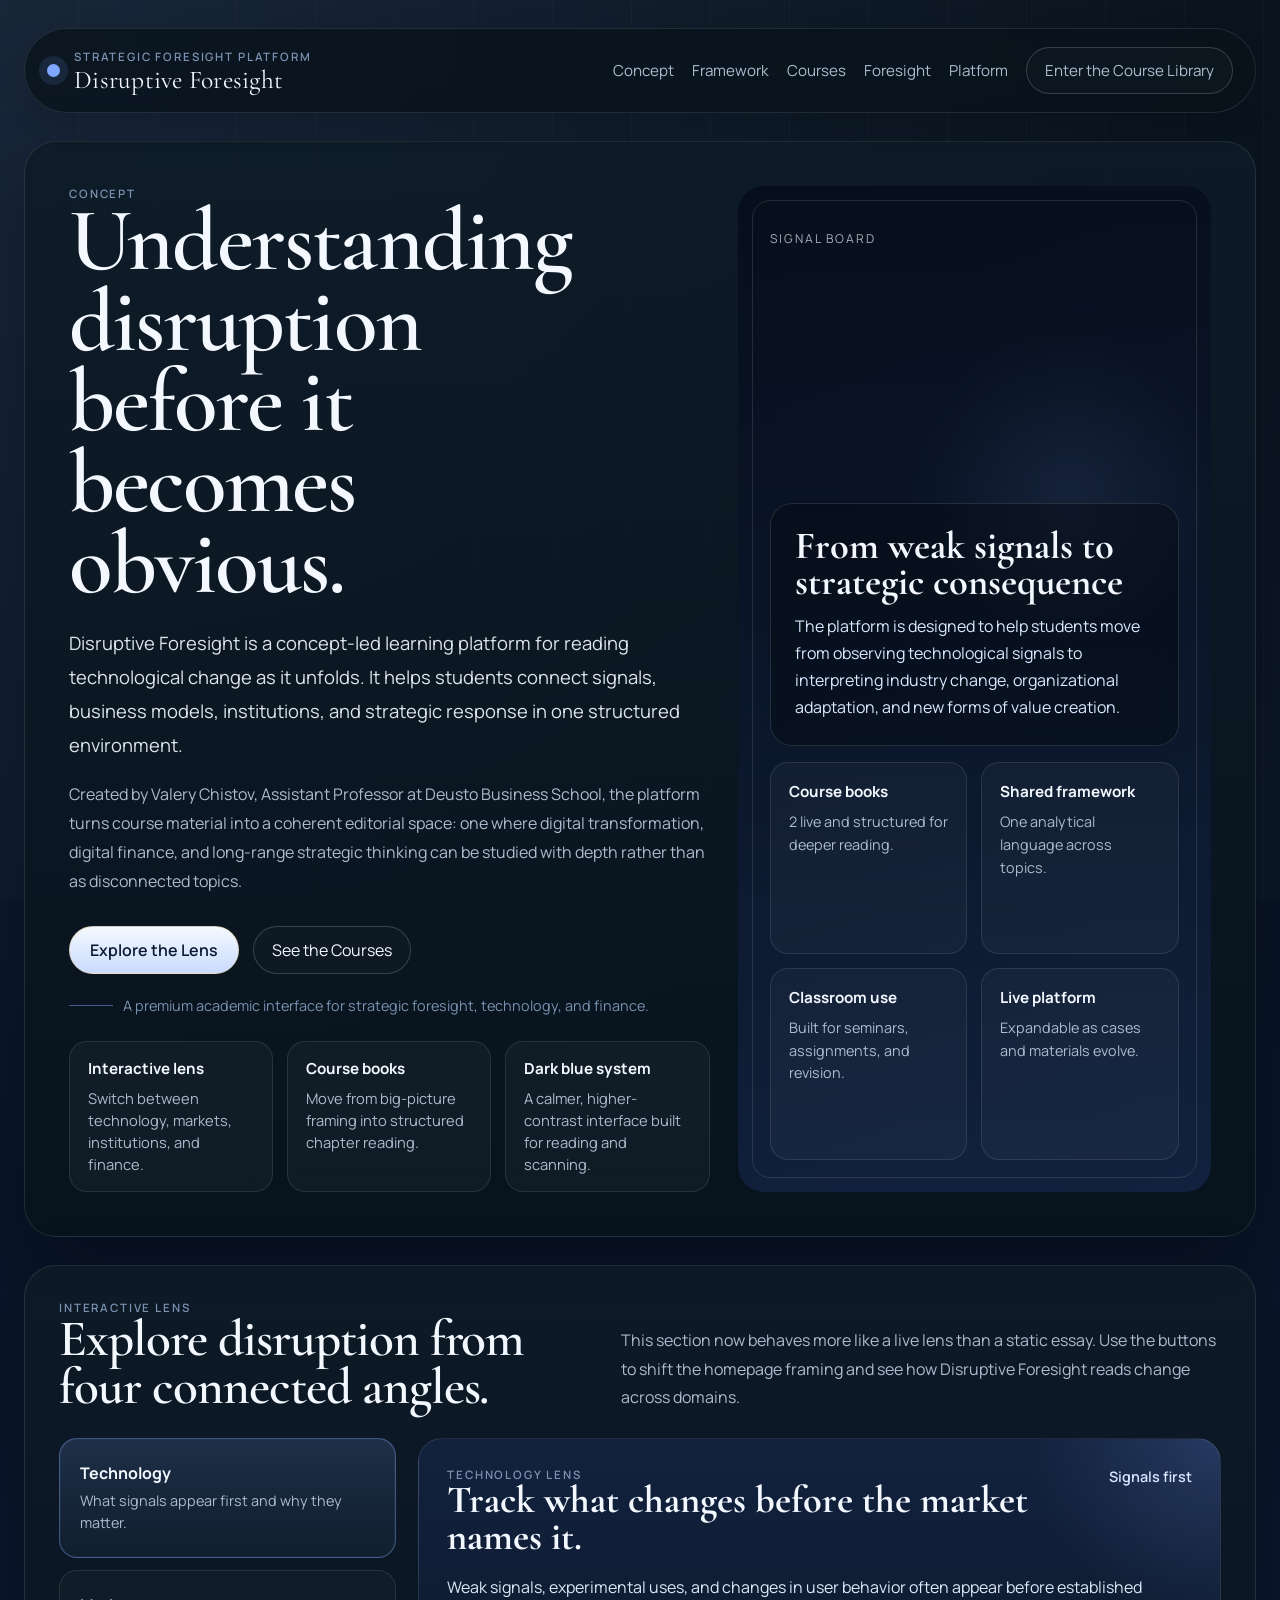
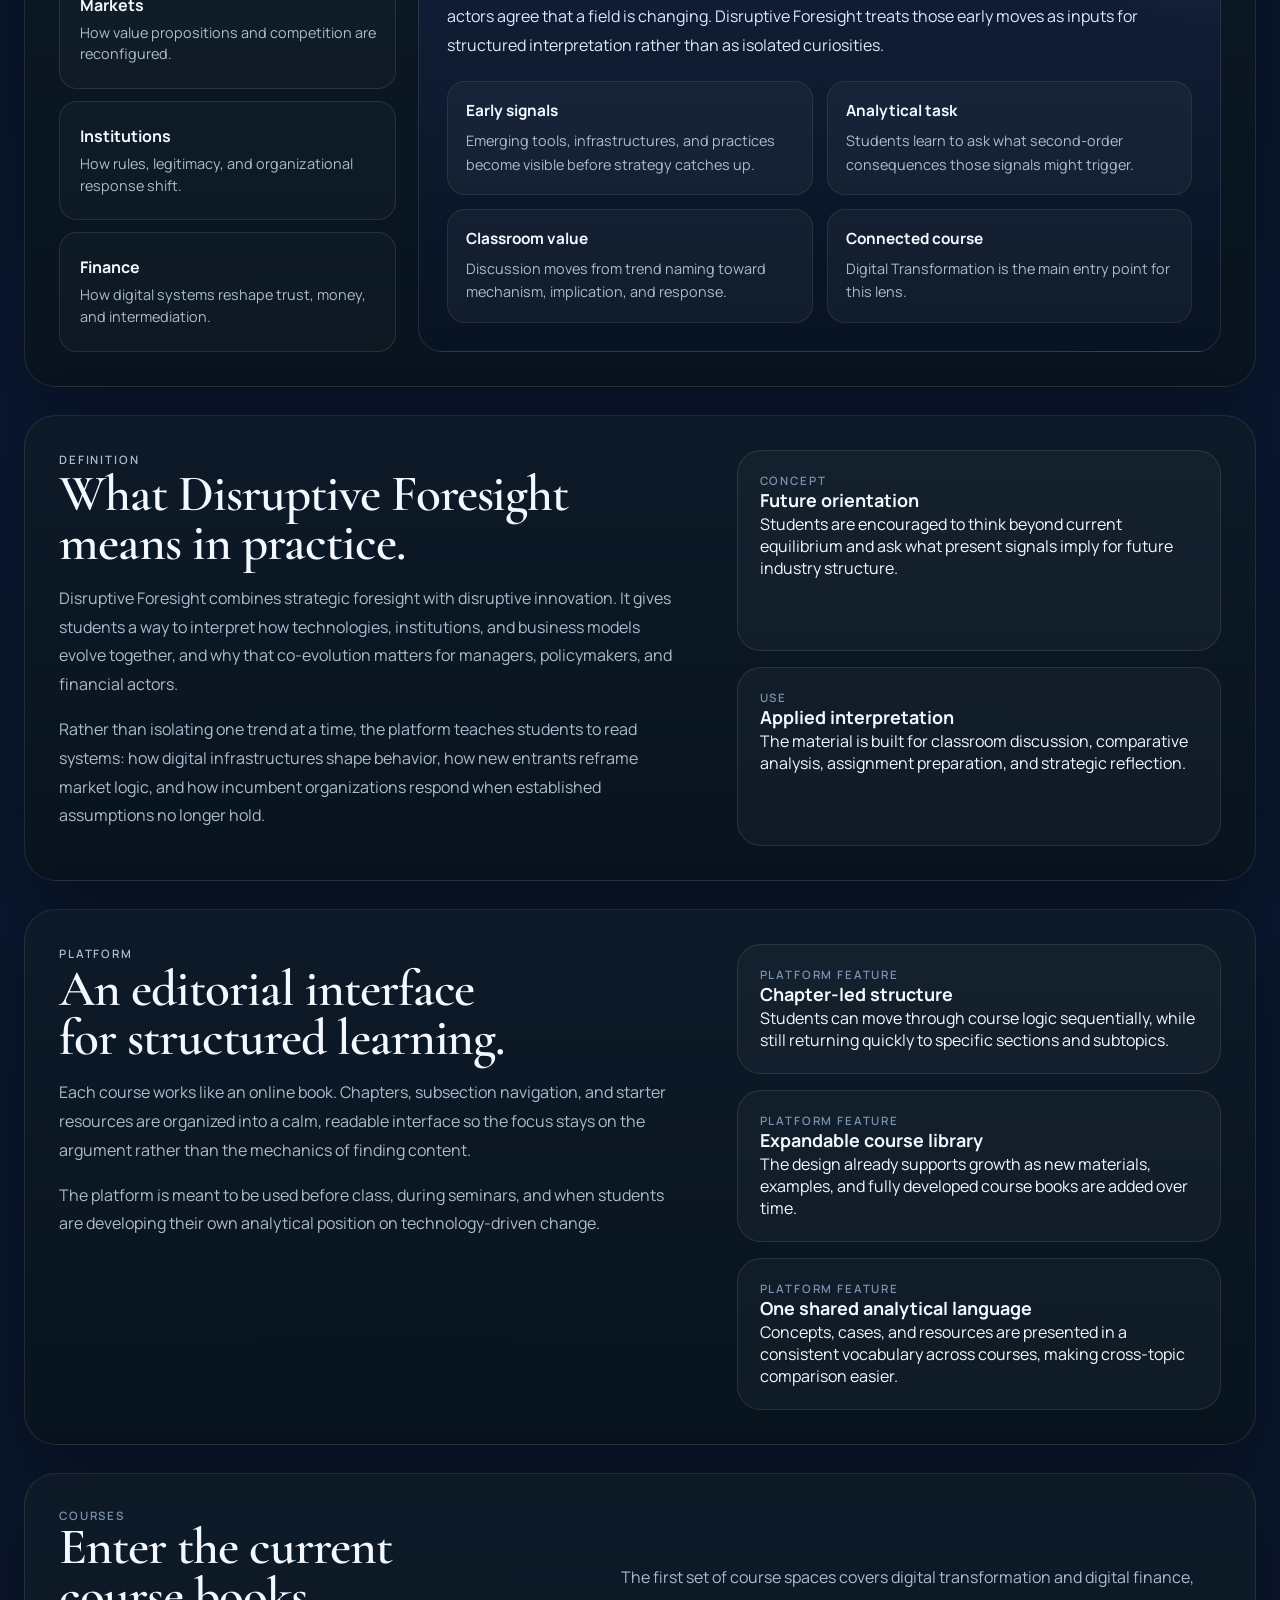
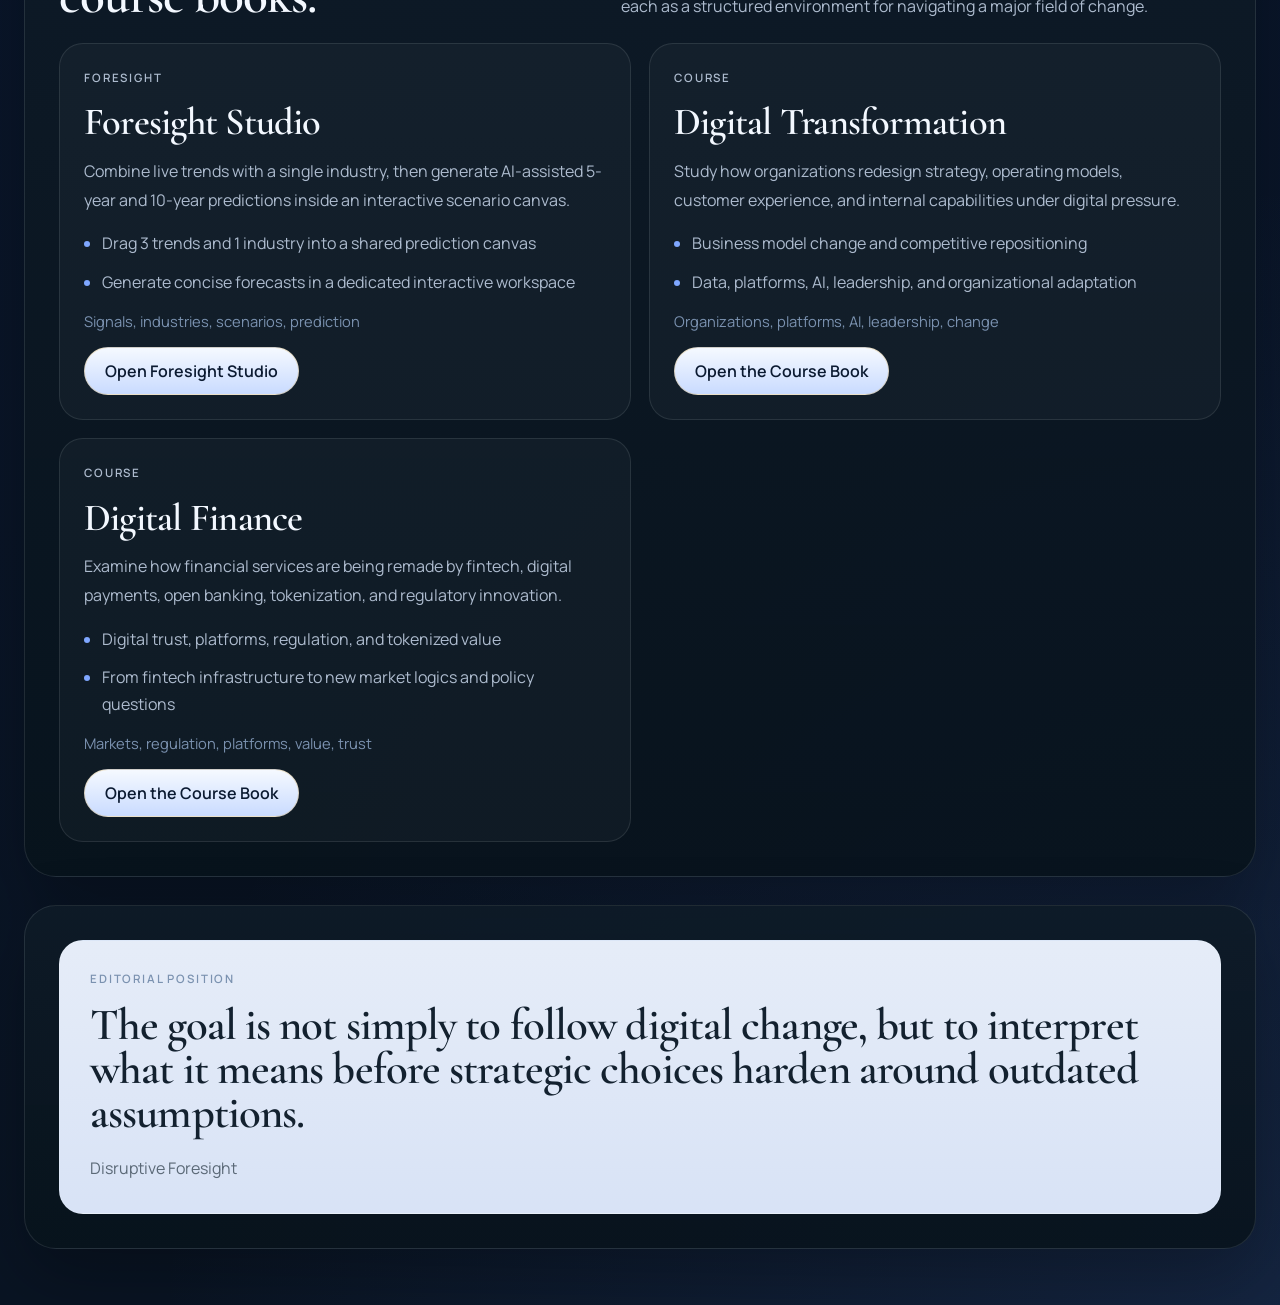
<file: index.html>
<!DOCTYPE html>
<html lang="en">
<head>
  <meta charset="UTF-8">
  <meta name="viewport" content="width=device-width, initial-scale=1.0">
  <title>Disruptive Foresight</title>
  <meta
    name="description"
    content="Disruptive Foresight is a concept-first platform for understanding how digital technologies reshape organizations, finance, and society through structured course books."
  >
  <link rel="preconnect" href="https://fonts.googleapis.com">
  <link rel="preconnect" href="https://fonts.gstatic.com" crossorigin>
  <link
    href="https://fonts.googleapis.com/css2?family=Cormorant+Garamond:wght@500;600;700&family=Manrope:wght@400;500;600;700&display=swap"
    rel="stylesheet"
  >
  <link rel="stylesheet" href="assets/css/style.css">
</head>
<body class="landing-body">
  <div class="page-shell">
    <header class="site-header">
      <a class="brand" href="index.html">
        <span class="brand-mark" aria-hidden="true"></span>
        <span class="brand-lockup">
          <span class="brand-overline">Strategic Foresight Platform</span>
          <span class="brand-text">Disruptive Foresight</span>
        </span>
      </a>
      <nav class="top-nav" aria-label="Primary">
        <a href="#concept">Concept</a>
        <a href="#framework">Framework</a>
        <a href="#courses">Courses</a>
        <a href="foresight.html">Foresight</a>
        <a href="#platform">Platform</a>
        <a class="nav-button" href="digital-transformation.html">Enter the Course Library</a>
      </nav>
    </header>

    <main class="page-main landing-shell">
      <section class="hero-editorial" id="concept">
        <div class="hero-copy">
          <p class="eyebrow">Concept</p>
          <h1>Understanding disruption before it becomes obvious.</h1>
          <p class="hero-lead">
            Disruptive Foresight is a concept-led learning platform for reading technological
            change as it unfolds. It helps students connect signals, business models,
            institutions, and strategic response in one structured environment.
          </p>
          <p class="hero-detail">
            Created by Valery Chistov, Assistant Professor at Deusto Business School, the platform
            turns course material into a coherent editorial space: one where digital transformation,
            digital finance, and long-range strategic thinking can be studied with depth rather than
            as disconnected topics.
          </p>
          <div class="hero-actions">
            <a class="primary-button" href="#interactive-lens">Explore the Lens</a>
            <a class="secondary-button" href="#courses">See the Courses</a>
          </div>
          <p class="hero-note">A premium academic interface for strategic foresight, technology, and finance.</p>
          <div class="hero-badges" aria-label="Homepage highlights">
            <div class="hero-badge">
              <strong>Interactive lens</strong>
              <span>Switch between technology, markets, institutions, and finance.</span>
            </div>
            <div class="hero-badge">
              <strong>Course books</strong>
              <span>Move from big-picture framing into structured chapter reading.</span>
            </div>
            <div class="hero-badge">
              <strong>Dark blue system</strong>
              <span>A calmer, higher-contrast interface built for reading and scanning.</span>
            </div>
          </div>
        </div>

        <aside class="hero-side" aria-label="Editorial framing">
          <div class="hero-frame">
            <div class="hero-frame-content signal-board">
              <p class="hero-frame-kicker">Signal Board</p>
              <div class="hero-frame-card signal-card-large">
                <h2>From weak signals to strategic consequence</h2>
                <p>
                  The platform is designed to help students move from observing technological
                  signals to interpreting industry change, organizational adaptation, and new forms
                  of value creation.
                </p>
              </div>
              <div class="signal-mini-grid">
                <div class="signal-mini">
                  <strong>Course books</strong>
                  <span>2 live and structured for deeper reading.</span>
                </div>
                <div class="signal-mini">
                  <strong>Shared framework</strong>
                  <span>One analytical language across topics.</span>
                </div>
                <div class="signal-mini">
                  <strong>Classroom use</strong>
                  <span>Built for seminars, assignments, and revision.</span>
                </div>
                <div class="signal-mini">
                  <strong>Live platform</strong>
                  <span>Expandable as cases and materials evolve.</span>
                </div>
              </div>
            </div>
          </div>
        </aside>
      </section>

      <section class="story-grid-section" id="interactive-lens">
        <div class="section-header">
          <div>
            <p class="section-label">Interactive Lens</p>
            <h2 class="section-heading">Explore disruption from four connected angles.</h2>
          </div>
          <p class="section-text">
            This section now behaves more like a live lens than a static essay. Use the buttons to
            shift the homepage framing and see how Disruptive Foresight reads change across domains.
          </p>
        </div>

        <div class="interactive-section">
          <div class="interactive-tabs" aria-label="Interactive categories">
            <button class="interactive-tab is-active" type="button" data-lens="technology" aria-pressed="true">
              <strong>Technology</strong>
              <span>What signals appear first and why they matter.</span>
            </button>
            <button class="interactive-tab" type="button" data-lens="markets" aria-pressed="false">
              <strong>Markets</strong>
              <span>How value propositions and competition are reconfigured.</span>
            </button>
            <button class="interactive-tab" type="button" data-lens="institutions" aria-pressed="false">
              <strong>Institutions</strong>
              <span>How rules, legitimacy, and organizational response shift.</span>
            </button>
            <button class="interactive-tab" type="button" data-lens="finance" aria-pressed="false">
              <strong>Finance</strong>
              <span>How digital systems reshape trust, money, and intermediation.</span>
            </button>
          </div>

          <article class="interactive-panel" aria-live="polite">
            <div class="interactive-panel-header">
              <div>
                <p class="section-label" id="interactive-label">Technology Lens</p>
                <h3 id="interactive-title">Track what changes before the market names it.</h3>
              </div>
              <span class="interactive-kicker" id="interactive-kicker">Signals first</span>
            </div>
            <p class="interactive-summary" id="interactive-summary">
              Weak signals, experimental uses, and changes in user behavior often appear before
              established actors agree that a field is changing. Disruptive Foresight treats those
              early moves as inputs for structured interpretation rather than as isolated curiosities.
            </p>
            <div class="interactive-points" id="interactive-points">
              <div class="interactive-point">
                <strong>Early signals</strong>
                <span>Emerging tools, infrastructures, and practices become visible before strategy catches up.</span>
              </div>
              <div class="interactive-point">
                <strong>Analytical task</strong>
                <span>Students learn to ask what second-order consequences those signals might trigger.</span>
              </div>
              <div class="interactive-point">
                <strong>Classroom value</strong>
                <span>Discussion moves from trend naming toward mechanism, implication, and response.</span>
              </div>
              <div class="interactive-point">
                <strong>Connected course</strong>
                <span>Digital Transformation is the main entry point for this lens.</span>
              </div>
            </div>
          </article>
        </div>
      </section>

      <section class="definition-section" id="framework">
        <div class="definition-layout">
          <div class="definition-main">
            <p class="section-label">Definition</p>
            <h2 class="section-heading">What Disruptive Foresight means in practice.</h2>
            <p>
              Disruptive Foresight combines strategic foresight with disruptive innovation. It gives
              students a way to interpret how technologies, institutions, and business models evolve
              together, and why that co-evolution matters for managers, policymakers, and financial
              actors.
            </p>
            <p>
              Rather than isolating one trend at a time, the platform teaches students to read
              systems: how digital infrastructures shape behavior, how new entrants reframe market
              logic, and how incumbent organizations respond when established assumptions no longer hold.
            </p>
          </div>

          <div class="definition-side">
            <article class="definition-card">
              <p class="section-label">Concept</p>
              <h3>Future orientation</h3>
              <p>
                Students are encouraged to think beyond current equilibrium and ask what present
                signals imply for future industry structure.
              </p>
            </article>
            <article class="definition-card">
              <p class="section-label">Use</p>
              <h3>Applied interpretation</h3>
              <p>
                The material is built for classroom discussion, comparative analysis, assignment
                preparation, and strategic reflection.
              </p>
            </article>
          </div>
        </div>
      </section>

      <section class="method-section" id="platform">
        <div class="method-layout">
          <div class="method-callout">
            <p class="section-label">Platform</p>
            <h2 class="section-heading">An editorial interface for structured learning.</h2>
            <p>
              Each course works like an online book. Chapters, subsection navigation, and starter
              resources are organized into a calm, readable interface so the focus stays on the
              argument rather than the mechanics of finding content.
            </p>
            <p>
              The platform is meant to be used before class, during seminars, and when students are
              developing their own analytical position on technology-driven change.
            </p>
          </div>

          <div class="method-grid">
            <article class="method-card">
              <p class="section-label">Platform Feature</p>
              <h3>Chapter-led structure</h3>
              <p>
                Students can move through course logic sequentially, while still returning quickly to
                specific sections and subtopics.
              </p>
            </article>
            <article class="method-card">
              <p class="section-label">Platform Feature</p>
              <h3>Expandable course library</h3>
              <p>
                The design already supports growth as new materials, examples, and fully developed
                course books are added over time.
              </p>
            </article>
            <article class="method-card">
              <p class="section-label">Platform Feature</p>
              <h3>One shared analytical language</h3>
              <p>
                Concepts, cases, and resources are presented in a consistent vocabulary across
                courses, making cross-topic comparison easier.
              </p>
            </article>
          </div>
        </div>
      </section>

      <section class="course-section" id="courses">
        <div class="section-header">
          <div>
            <p class="section-label">Courses</p>
            <h2 class="section-heading">Enter the current course books.</h2>
          </div>
          <p class="section-text">
            The first set of course spaces covers digital transformation and digital finance, each as
            a structured environment for navigating a major field of change.
          </p>
        </div>

        <div class="course-grid-home">
          <article class="course-card">
            <p class="section-label">Foresight</p>
            <h3>Foresight Studio</h3>
            <p>
              Combine live trends with a single industry, then generate AI-assisted 5-year and
              10-year predictions inside an interactive scenario canvas.
            </p>
            <ul class="course-card-list">
              <li>Drag 3 trends and 1 industry into a shared prediction canvas</li>
              <li>Generate concise forecasts in a dedicated interactive workspace</li>
            </ul>
            <footer>
              <span>Signals, industries, scenarios, prediction</span>
            </footer>
            <a class="primary-button" href="foresight.html">Open Foresight Studio</a>
          </article>

          <article class="course-card">
            <p class="section-label">Course</p>
            <h3>Digital Transformation</h3>
            <p>
              Study how organizations redesign strategy, operating models, customer experience, and
              internal capabilities under digital pressure.
            </p>
            <ul class="course-card-list">
              <li>Business model change and competitive repositioning</li>
              <li>Data, platforms, AI, leadership, and organizational adaptation</li>
            </ul>
            <footer>
              <span>Organizations, platforms, AI, leadership, change</span>
            </footer>
            <a class="primary-button" href="digital-transformation.html">Open the Course Book</a>
          </article>

          <article class="course-card">
            <p class="section-label">Course</p>
            <h3>Digital Finance</h3>
            <p>
              Examine how financial services are being remade by fintech, digital payments, open
              banking, tokenization, and regulatory innovation.
            </p>
            <ul class="course-card-list">
              <li>Digital trust, platforms, regulation, and tokenized value</li>
              <li>From fintech infrastructure to new market logics and policy questions</li>
            </ul>
            <footer>
              <span>Markets, regulation, platforms, value, trust</span>
            </footer>
            <a class="primary-button" href="digital-finance.html">Open the Course Book</a>
          </article>
        </div>
      </section>

      <section class="quote-section">
        <div class="quote-panel">
          <p class="section-label">Editorial Position</p>
          <blockquote>
            The goal is not simply to follow digital change, but to interpret what it means before
            strategic choices harden around outdated assumptions.
          </blockquote>
          <cite>Disruptive Foresight</cite>
        </div>
      </section>
    </main>
  </div>
  <script src="assets/js/home.js"></script>
</body>
</html>
</file>
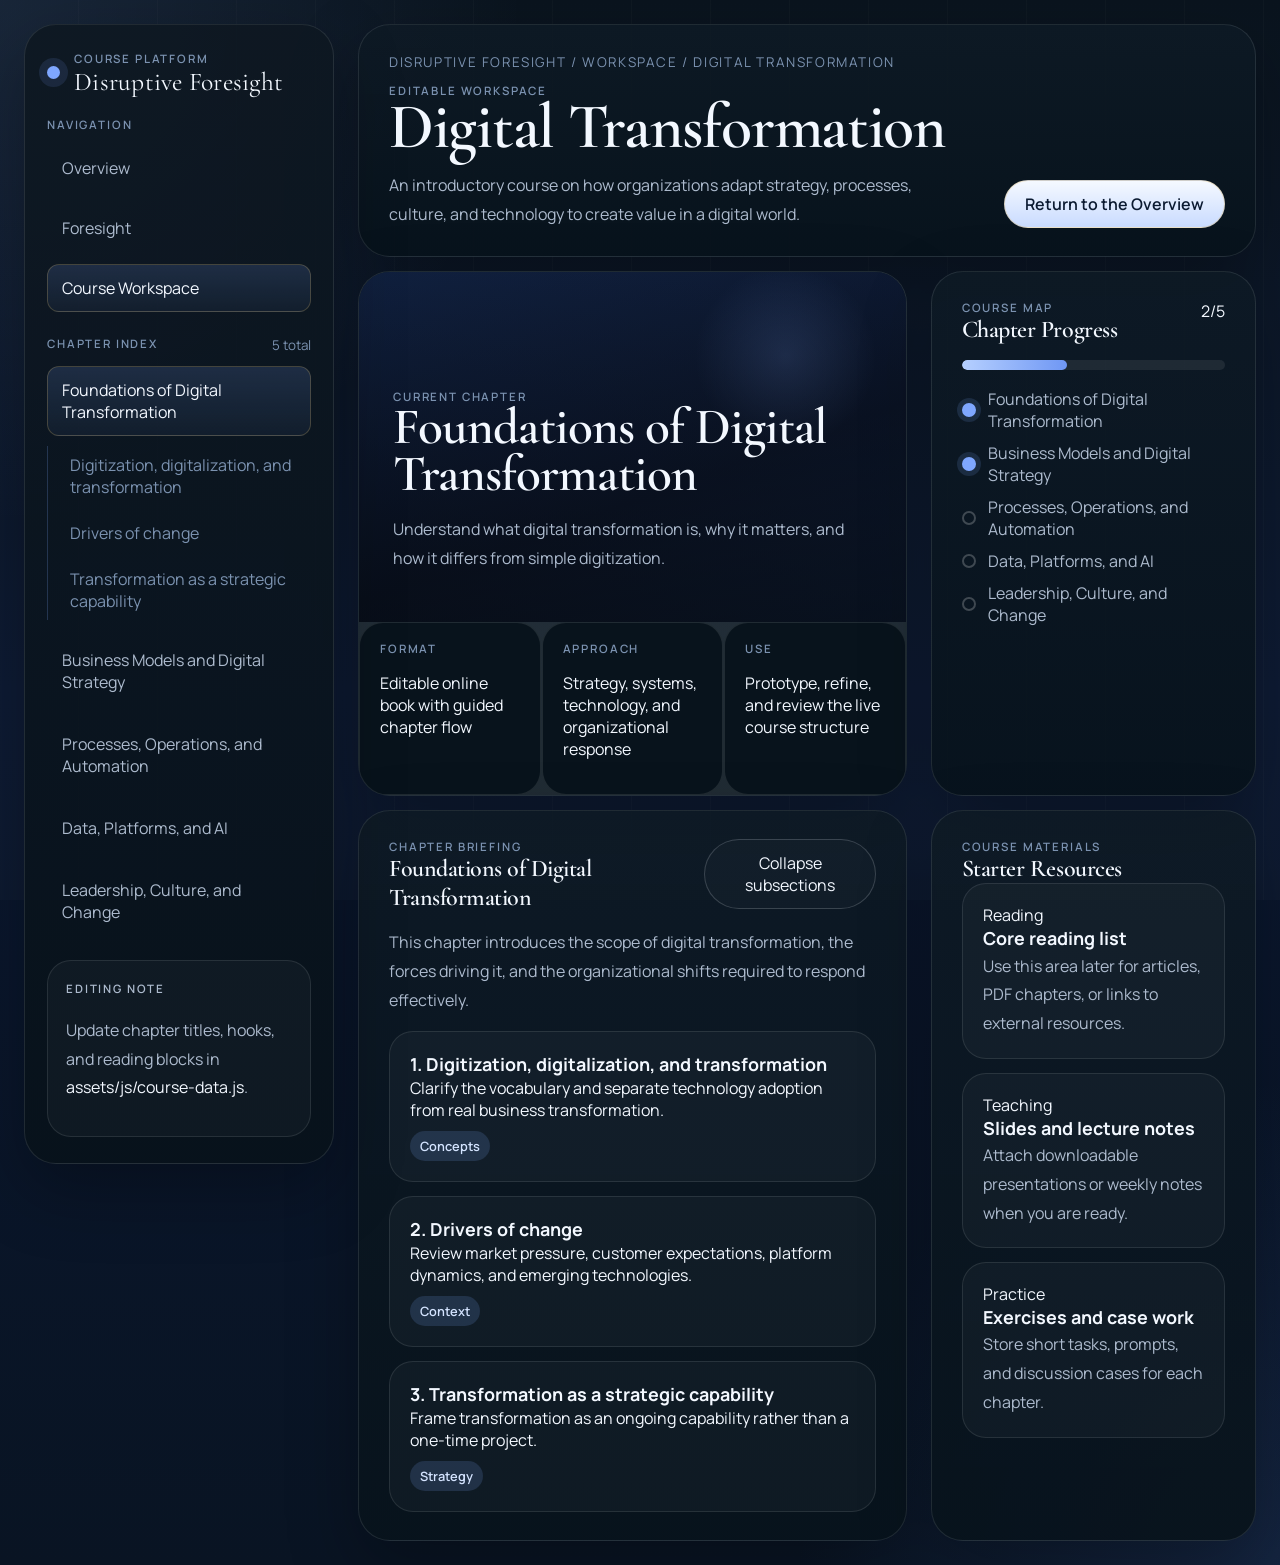
<file: course.html>
<!DOCTYPE html>
<html lang="en">
<head>
  <meta charset="UTF-8">
  <meta name="viewport" content="width=device-width, initial-scale=1.0">
  <title>Digital Transformation Course Workspace</title>
  <meta
    name="description"
    content="Digital Transformation course workspace with chapter navigation, subsection reading, and course materials for Disruptive Foresight."
  >
  <link rel="preconnect" href="https://fonts.googleapis.com">
  <link rel="preconnect" href="https://fonts.gstatic.com" crossorigin>
  <link
    href="https://fonts.googleapis.com/css2?family=Cormorant+Garamond:wght@500;600;700&family=Manrope:wght@400;500;600;700&display=swap"
    rel="stylesheet"
  >
  <link rel="stylesheet" href="assets/css/style.css">
</head>
<body class="course-body">
  <div class="course-layout">
    <aside class="sidebar">
      <a class="brand" href="index.html">
        <span class="brand-mark" aria-hidden="true"></span>
        <span class="brand-lockup">
          <span class="brand-overline">Course Platform</span>
          <span class="brand-text">Disruptive Foresight</span>
        </span>
      </a>

      <div class="sidebar-block">
        <p class="sidebar-label">Navigation</p>
        <a class="sidebar-link" href="index.html">Overview</a>
        <a class="sidebar-link" href="foresight.html">Foresight</a>
        <a class="sidebar-link is-active" href="course.html">Course Workspace</a>
      </div>

      <div class="sidebar-block">
        <div class="sidebar-heading-row">
          <p class="sidebar-label">Chapter Index</p>
          <span id="chapter-count" class="sidebar-count"></span>
        </div>
        <nav id="chapter-menu" class="chapter-menu" aria-label="Course chapters"></nav>
      </div>

      <div class="sidebar-note">
        <p class="eyebrow">Editing Note</p>
        <p>
          Update chapter titles, hooks, and reading blocks in
          <code>assets/js/course-data.js</code>.
        </p>
      </div>
    </aside>

    <main class="course-main">
      <section class="course-topbar">
        <div>
          <p class="breadcrumbs">Disruptive Foresight / Workspace / Digital Transformation</p>
          <p class="course-kicker">Editable Workspace</p>
          <h1 id="course-title">Digital Transformation</h1>
          <p id="course-summary" class="course-summary"></p>
        </div>
        <a class="primary-button" href="index.html">Return to the Overview</a>
      </section>

      <section class="course-grid">
        <article class="spotlight-card">
          <div class="spotlight-visual">
            <div class="spotlight-overlay">
              <p class="eyebrow">Current Chapter</p>
              <h2 id="active-chapter-title"></h2>
              <p id="active-chapter-hook"></p>
            </div>
          </div>

          <div class="spotlight-meta">
            <div>
              <p class="meta-label">Format</p>
              <p>Editable online book with guided chapter flow</p>
            </div>
            <div>
              <p class="meta-label">Approach</p>
              <p>Strategy, systems, technology, and organizational response</p>
            </div>
            <div>
              <p class="meta-label">Use</p>
              <p>Prototype, refine, and review the live course structure</p>
            </div>
          </div>
        </article>

        <aside class="progress-card">
          <div class="progress-header">
            <div>
              <p class="eyebrow">Course Map</p>
              <h2>Chapter Progress</h2>
            </div>
            <span id="progress-indicator"></span>
          </div>
          <div class="progress-bar" aria-hidden="true">
            <span id="progress-fill"></span>
          </div>
          <ol id="progress-list" class="progress-list"></ol>
        </aside>
      </section>

      <section class="content-grid">
        <article class="content-card">
          <div class="content-card-header">
            <div>
              <p class="eyebrow">Chapter Briefing</p>
              <h2 id="chapter-heading"></h2>
            </div>
            <button id="toggle-subsections" class="ghost-button" type="button">
              Collapse subsections
            </button>
          </div>

          <p id="chapter-description" class="chapter-description"></p>
          <div id="subsection-list" class="subsection-list"></div>
        </article>

        <aside class="materials-card">
          <p class="eyebrow">Course Materials</p>
          <h2>Starter Resources</h2>
          <div id="materials-list" class="materials-list"></div>
        </aside>
      </section>
    </main>
  </div>

  <script src="assets/js/course-data.js"></script>
  <script src="assets/js/app.js"></script>
</body>
</html>
</file>
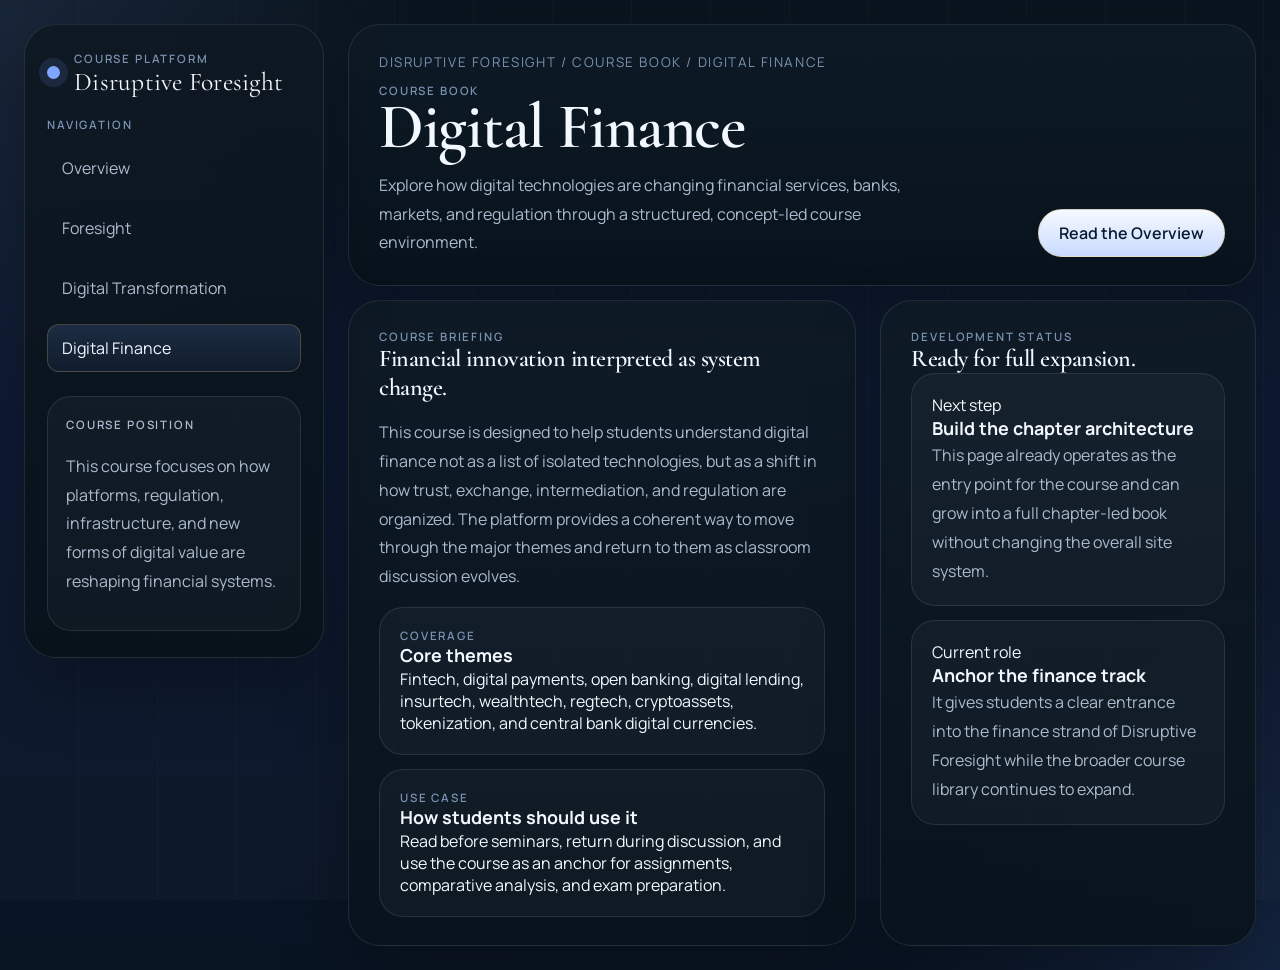
<file: digital-finance.html>
<!DOCTYPE html>
<html lang="en">
<head>
  <meta charset="UTF-8">
  <meta name="viewport" content="width=device-width, initial-scale=1.0">
  <title>Digital Finance | Disruptive Foresight</title>
  <meta
    name="description"
    content="Digital Finance course page for Disruptive Foresight, covering how financial services are changing under digital pressure."
  >
  <link rel="preconnect" href="https://fonts.googleapis.com">
  <link rel="preconnect" href="https://fonts.gstatic.com" crossorigin>
  <link
    href="https://fonts.googleapis.com/css2?family=Cormorant+Garamond:wght@500;600;700&family=Manrope:wght@400;500;600;700&display=swap"
    rel="stylesheet"
  >
  <link rel="stylesheet" href="assets/css/style.css">
</head>
<body class="course-body">
  <div class="course-layout course-layout-single">
    <aside class="sidebar">
      <a class="brand" href="index.html">
        <span class="brand-mark" aria-hidden="true"></span>
        <span class="brand-lockup">
          <span class="brand-overline">Course Platform</span>
          <span class="brand-text">Disruptive Foresight</span>
        </span>
      </a>

      <div class="sidebar-block">
        <p class="sidebar-label">Navigation</p>
        <a class="sidebar-link" href="index.html">Overview</a>
        <a class="sidebar-link" href="foresight.html">Foresight</a>
        <a class="sidebar-link" href="digital-transformation.html">Digital Transformation</a>
        <a class="sidebar-link is-active" href="digital-finance.html">Digital Finance</a>
      </div>

      <div class="sidebar-note">
        <p class="eyebrow">Course Position</p>
        <p>
          This course focuses on how platforms, regulation, infrastructure, and new forms of
          digital value are reshaping financial systems.
        </p>
      </div>
    </aside>

    <main class="course-main">
      <section class="course-topbar">
        <div>
          <p class="breadcrumbs">Disruptive Foresight / Course Book / Digital Finance</p>
          <p class="course-kicker">Course Book</p>
          <h1>Digital Finance</h1>
          <p class="course-summary">
            Explore how digital technologies are changing financial services, banks, markets,
            and regulation through a structured, concept-led course environment.
          </p>
        </div>
        <a class="primary-button" href="#finance-overview">Read the Overview</a>
      </section>

      <section class="content-grid content-grid-wide" id="finance-overview">
        <article class="content-card">
          <p class="eyebrow">Course Briefing</p>
          <h2>Financial innovation interpreted as system change.</h2>
          <p class="chapter-description">
            This course is designed to help students understand digital finance not as a list of
            isolated technologies, but as a shift in how trust, exchange, intermediation, and
            regulation are organized. The platform provides a coherent way to move through the major
            themes and return to them as classroom discussion evolves.
          </p>
          <div class="subsection-list">
            <article class="subsection-card">
              <p class="section-label">Coverage</p>
              <h3>Core themes</h3>
              <p>
                Fintech, digital payments, open banking, digital lending, insurtech, wealthtech,
                regtech, cryptoassets, tokenization, and central bank digital currencies.
              </p>
            </article>
            <article class="subsection-card">
              <p class="section-label">Use Case</p>
              <h3>How students should use it</h3>
              <p>
                Read before seminars, return during discussion, and use the course as an anchor for
                assignments, comparative analysis, and exam preparation.
              </p>
            </article>
          </div>
        </article>

        <aside class="materials-card">
          <p class="eyebrow">Development Status</p>
          <h2>Ready for full expansion.</h2>
          <div class="materials-list">
            <article class="materials-item">
              <span>Next step</span>
              <h3>Build the chapter architecture</h3>
              <p>
                This page already operates as the entry point for the course and can grow into a full
                chapter-led book without changing the overall site system.
              </p>
            </article>
            <article class="materials-item">
              <span>Current role</span>
              <h3>Anchor the finance track</h3>
              <p>
                It gives students a clear entrance into the finance strand of Disruptive Foresight
                while the broader course library continues to expand.
              </p>
            </article>
          </div>
        </aside>
      </section>
    </main>
  </div>
</body>
</html>
</file>
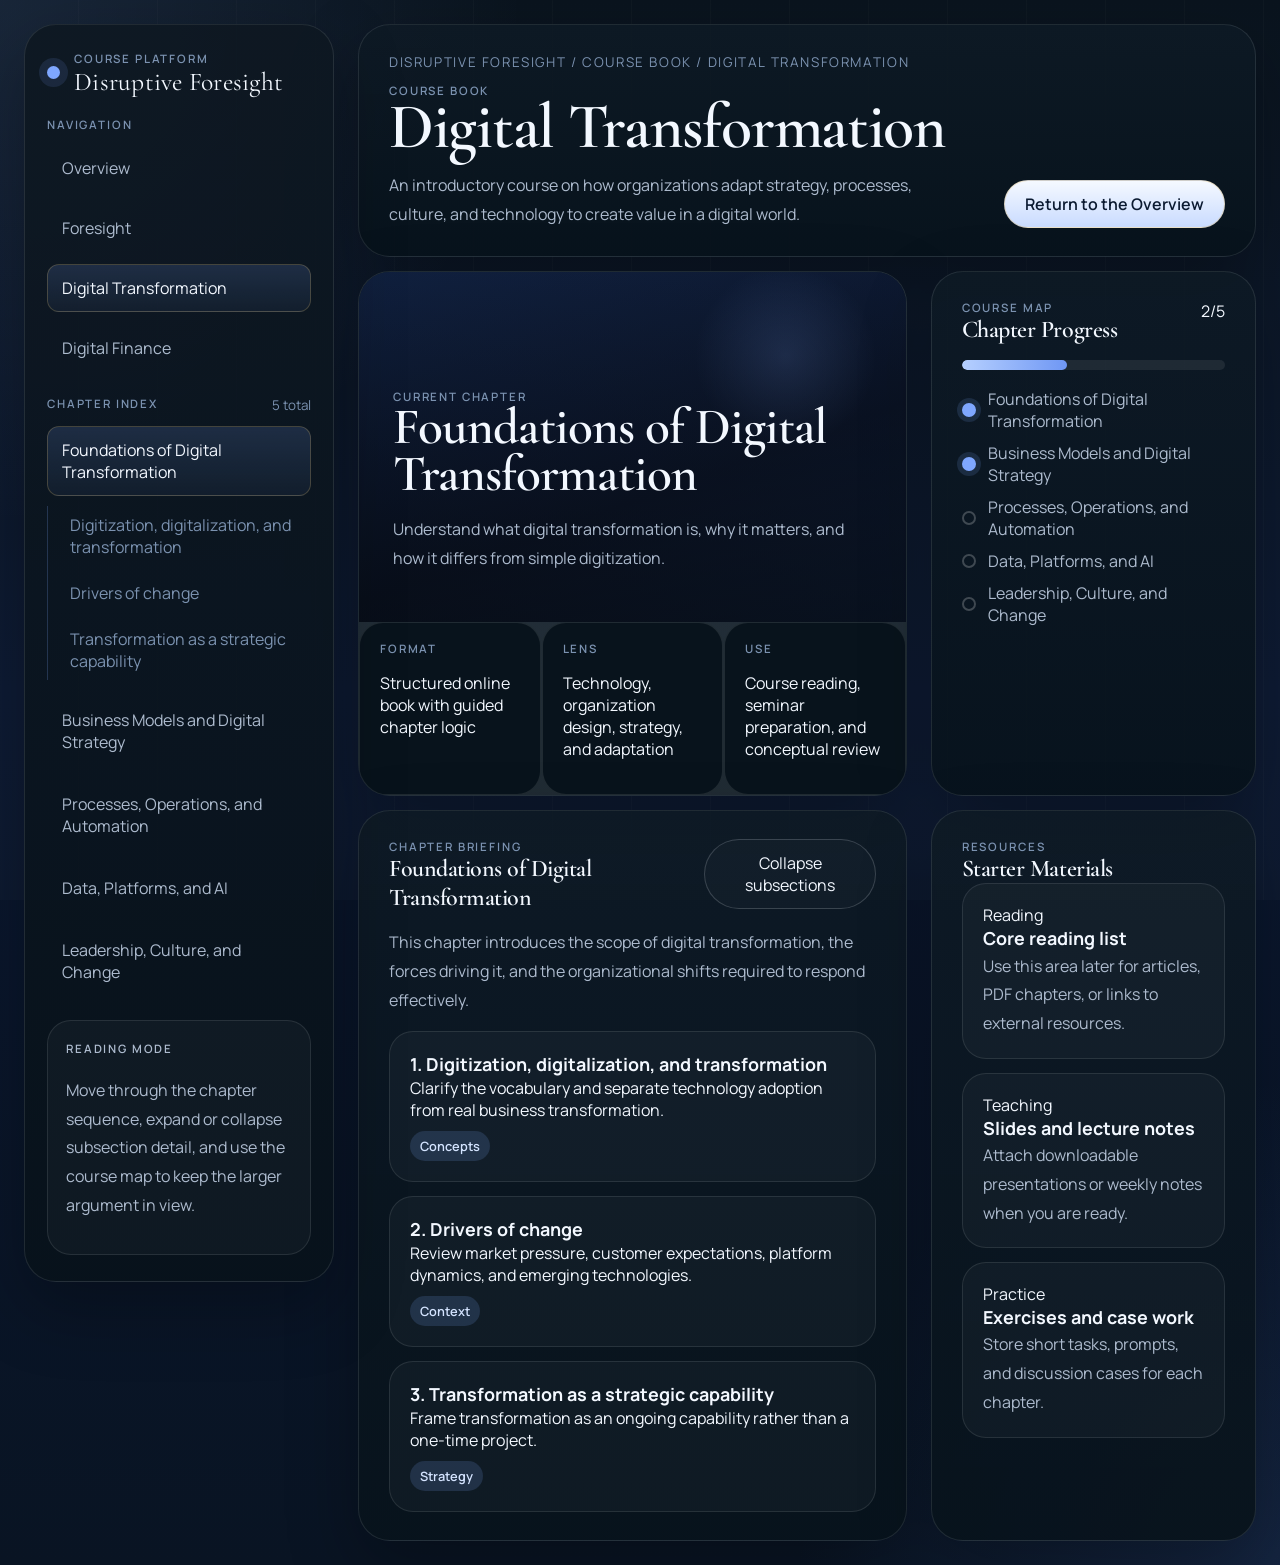
<file: digital-transformation.html>
<!DOCTYPE html>
<html lang="en">
<head>
  <meta charset="UTF-8">
  <meta name="viewport" content="width=device-width, initial-scale=1.0">
  <title>Digital Transformation | Disruptive Foresight</title>
  <meta
    name="description"
    content="Digital Transformation course workspace with chapter navigation, course framing, and structured reading for Disruptive Foresight."
  >
  <link rel="preconnect" href="https://fonts.googleapis.com">
  <link rel="preconnect" href="https://fonts.gstatic.com" crossorigin>
  <link
    href="https://fonts.googleapis.com/css2?family=Cormorant+Garamond:wght@500;600;700&family=Manrope:wght@400;500;600;700&display=swap"
    rel="stylesheet"
  >
  <link rel="stylesheet" href="assets/css/style.css">
</head>
<body class="course-body">
  <div class="course-layout">
    <aside class="sidebar">
      <a class="brand" href="index.html">
        <span class="brand-mark" aria-hidden="true"></span>
        <span class="brand-lockup">
          <span class="brand-overline">Course Platform</span>
          <span class="brand-text">Disruptive Foresight</span>
        </span>
      </a>

      <div class="sidebar-block">
        <p class="sidebar-label">Navigation</p>
        <a class="sidebar-link" href="index.html">Overview</a>
        <a class="sidebar-link" href="foresight.html">Foresight</a>
        <a class="sidebar-link is-active" href="digital-transformation.html">Digital Transformation</a>
        <a class="sidebar-link" href="digital-finance.html">Digital Finance</a>
      </div>

      <div class="sidebar-block">
        <div class="sidebar-heading-row">
          <p class="sidebar-label">Chapter Index</p>
          <span id="chapter-count" class="sidebar-count"></span>
        </div>
        <nav id="chapter-menu" class="chapter-menu" aria-label="Course chapters"></nav>
      </div>

      <div class="sidebar-note">
        <p class="eyebrow">Reading Mode</p>
        <p>
          Move through the chapter sequence, expand or collapse subsection detail, and use the
          course map to keep the larger argument in view.
        </p>
      </div>
    </aside>

    <main class="course-main">
      <section class="course-topbar">
        <div>
          <p class="breadcrumbs">Disruptive Foresight / Course Book / Digital Transformation</p>
          <p class="course-kicker">Course Book</p>
          <h1 id="course-title">Digital Transformation</h1>
          <p id="course-summary" class="course-summary"></p>
        </div>
        <a class="primary-button" href="index.html">Return to the Overview</a>
      </section>

      <section class="course-grid">
        <article class="spotlight-card">
          <div class="spotlight-visual">
            <div class="spotlight-overlay">
              <p class="eyebrow">Current Chapter</p>
              <h2 id="active-chapter-title"></h2>
              <p id="active-chapter-hook"></p>
            </div>
          </div>

          <div class="spotlight-meta">
            <div>
              <p class="meta-label">Format</p>
              <p>Structured online book with guided chapter logic</p>
            </div>
            <div>
              <p class="meta-label">Lens</p>
              <p>Technology, organization design, strategy, and adaptation</p>
            </div>
            <div>
              <p class="meta-label">Use</p>
              <p>Course reading, seminar preparation, and conceptual review</p>
            </div>
          </div>
        </article>

        <aside class="progress-card">
          <div class="progress-header">
            <div>
              <p class="eyebrow">Course Map</p>
              <h2>Chapter Progress</h2>
            </div>
            <span id="progress-indicator"></span>
          </div>
          <div class="progress-bar" aria-hidden="true">
            <span id="progress-fill"></span>
          </div>
          <ol id="progress-list" class="progress-list"></ol>
        </aside>
      </section>

      <section class="content-grid">
        <article class="content-card">
          <div class="content-card-header">
            <div>
              <p class="eyebrow">Chapter Briefing</p>
              <h2 id="chapter-heading"></h2>
            </div>
            <button id="toggle-subsections" class="ghost-button" type="button">
              Collapse subsections
            </button>
          </div>

          <p id="chapter-description" class="chapter-description"></p>
          <div id="subsection-list" class="subsection-list"></div>
        </article>

        <aside class="materials-card">
          <p class="eyebrow">Resources</p>
          <h2>Starter Materials</h2>
          <div id="materials-list" class="materials-list"></div>
        </aside>
      </section>
    </main>
  </div>

  <script src="assets/js/course-data.js"></script>
  <script src="assets/js/app.js"></script>
</body>
</html>
</file>
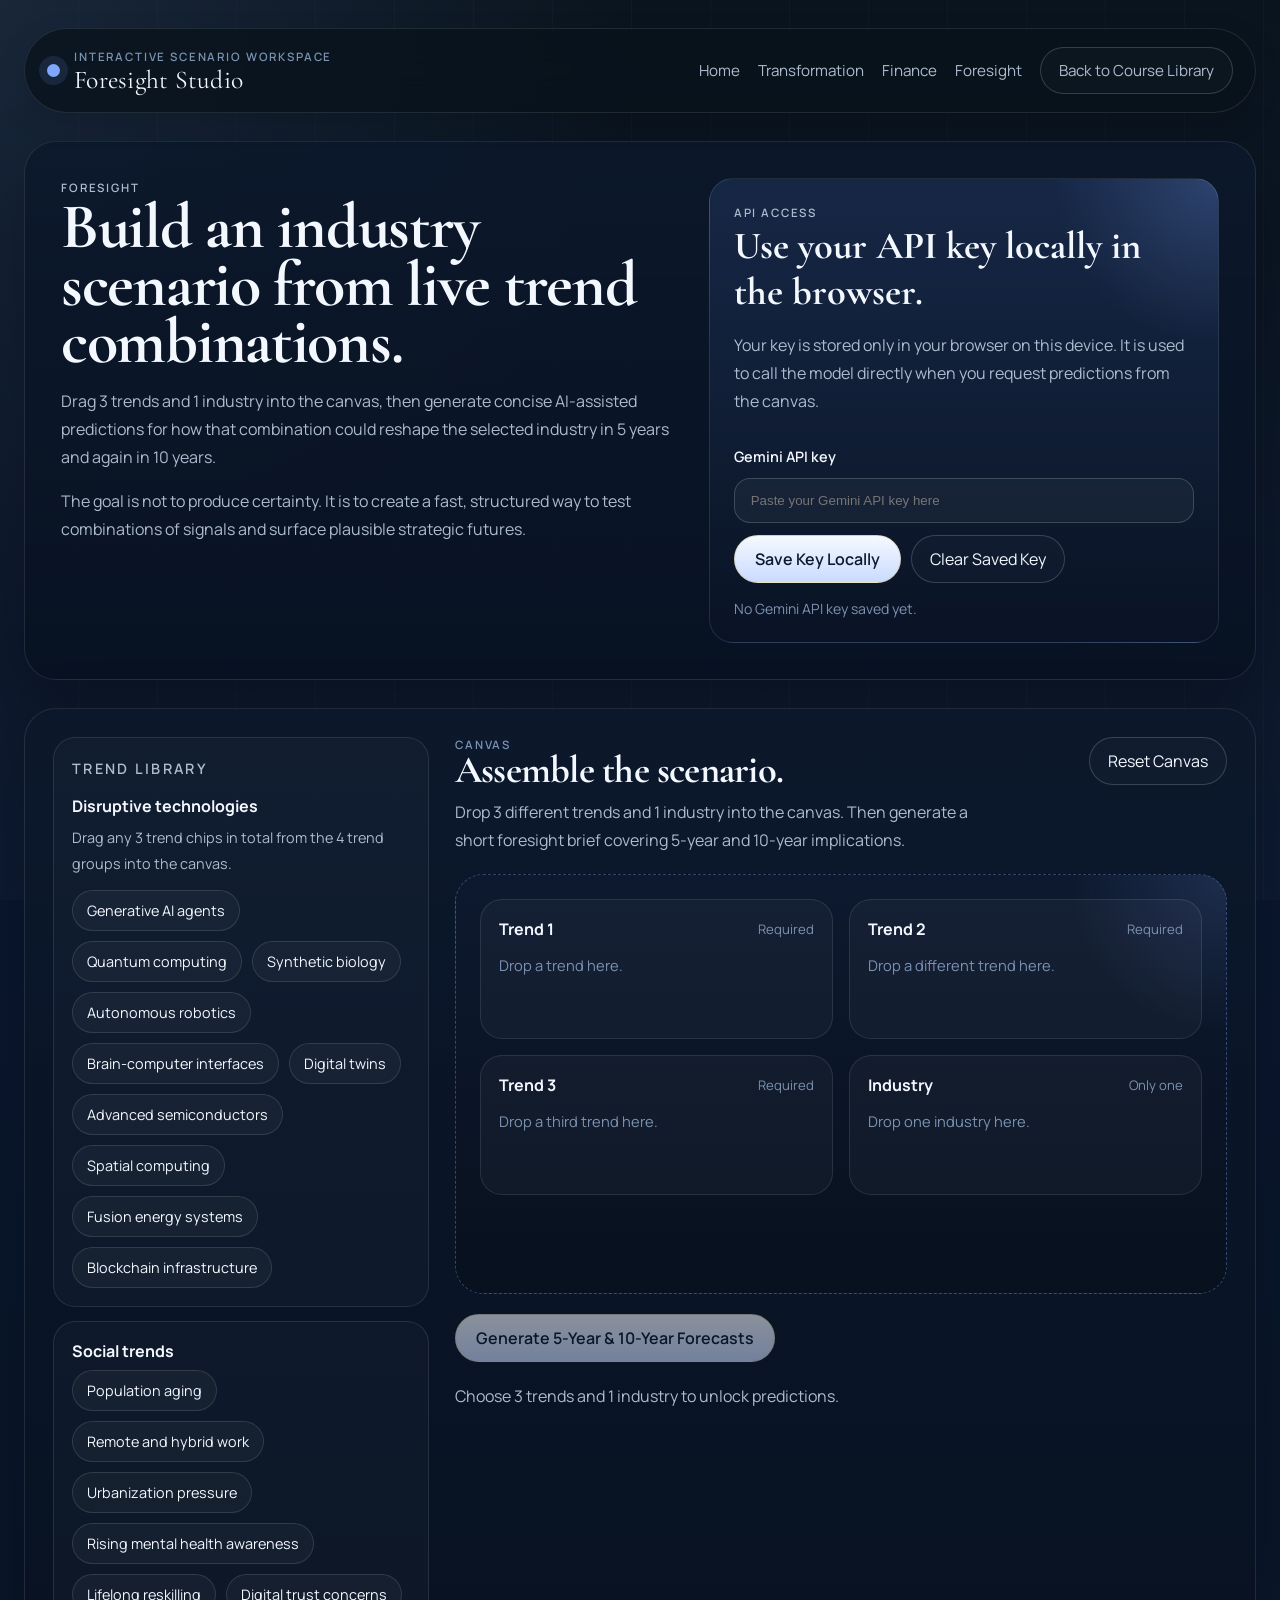
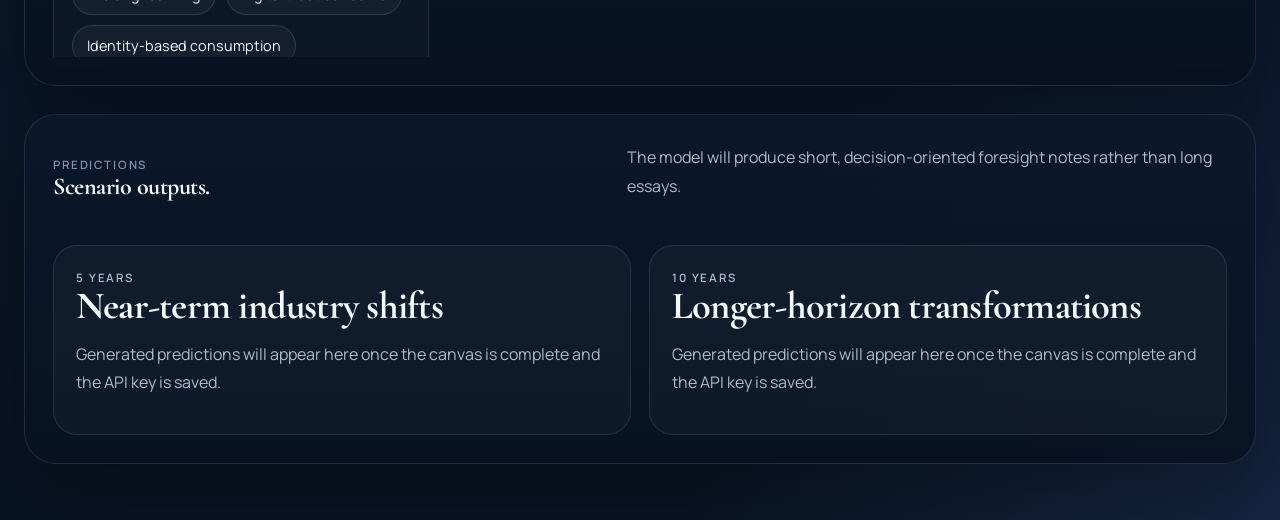
<file: foresight.html>
<!DOCTYPE html>
<html lang="en">
<head>
  <meta charset="UTF-8">
  <meta name="viewport" content="width=device-width, initial-scale=1.0">
  <title>Foresight Studio | Disruptive Foresight</title>
  <meta
    name="description"
    content="Interactive foresight workspace for combining trends and industries into AI-assisted 5-year and 10-year predictions."
  >
  <link rel="preconnect" href="https://fonts.googleapis.com">
  <link rel="preconnect" href="https://fonts.gstatic.com" crossorigin>
  <link
    href="https://fonts.googleapis.com/css2?family=Cormorant+Garamond:wght@500;600;700&family=Manrope:wght@400;500;600;700&display=swap"
    rel="stylesheet"
  >
  <link rel="stylesheet" href="assets/css/style.css">
</head>
<body class="landing-body">
  <div class="page-shell">
    <header class="site-header">
      <a class="brand" href="index.html">
        <span class="brand-mark" aria-hidden="true"></span>
        <span class="brand-lockup">
          <span class="brand-overline">Interactive Scenario Workspace</span>
          <span class="brand-text">Foresight Studio</span>
        </span>
      </a>
      <nav class="top-nav" aria-label="Primary">
        <a href="index.html">Home</a>
        <a href="digital-transformation.html">Transformation</a>
        <a href="digital-finance.html">Finance</a>
        <a href="foresight.html">Foresight</a>
        <a class="nav-button" href="index.html#courses">Back to Course Library</a>
      </nav>
    </header>

    <main class="foresight-main">
      <section class="foresight-hero">
        <div class="foresight-hero-copy">
          <p class="eyebrow">Foresight</p>
          <h1>Build an industry scenario from live trend combinations.</h1>
          <p>
            Drag 3 trends and 1 industry into the canvas, then generate concise AI-assisted
            predictions for how that combination could reshape the selected industry in 5 years and
            again in 10 years.
          </p>
          <p>
            The goal is not to produce certainty. It is to create a fast, structured way to test
            combinations of signals and surface plausible strategic futures.
          </p>
        </div>

        <aside class="foresight-api-card">
          <div class="foresight-api-copy">
            <p class="eyebrow">API Access</p>
            <h2>Use your API key locally in the browser.</h2>
            <p>
              Your key is stored only in your browser on this device. It is used to call the model
              directly when you request predictions from the canvas.
            </p>
          </div>

          <form class="foresight-api-form" id="foresight-api-form">
            <label for="api-key-input">Gemini API key</label>
            <input id="api-key-input" name="apiKey" type="password" autocomplete="off" placeholder="Paste your Gemini API key here">
            <div class="foresight-api-actions">
              <button class="primary-button" type="submit">Save Key Locally</button>
              <button class="ghost-button" id="clear-key-button" type="button">Clear Saved Key</button>
            </div>
          </form>

          <p class="foresight-helper" id="api-key-status">No API key saved yet.</p>
        </aside>
      </section>

      <section class="foresight-workspace" aria-label="Foresight canvas workspace">
        <aside class="foresight-sidebar">
          <div class="foresight-group">
            <p class="eyebrow">Trend Library</p>
            <h2>Disruptive technologies</h2>
            <p>Drag any 3 trend chips in total from the 4 trend groups into the canvas.</p>
            <div class="foresight-chip-list" id="disruptive-technologies-list"></div>
          </div>

          <div class="foresight-group">
            <h2>Social trends</h2>
            <div class="foresight-chip-list" id="social-trends-list"></div>
          </div>

          <div class="foresight-group">
            <h2>Political trends</h2>
            <div class="foresight-chip-list" id="political-trends-list"></div>
          </div>

          <div class="foresight-group">
            <h2>Technological trends</h2>
            <div class="foresight-chip-list" id="technological-trends-list"></div>
          </div>

          <div class="foresight-group">
            <p class="eyebrow">Industry Library</p>
            <h2>Top industries</h2>
            <p>Only 1 industry can be active in the canvas at a time.</p>
            <div class="foresight-chip-list" id="industries-list"></div>
          </div>
        </aside>

        <section class="foresight-canvas">
          <div class="foresight-canvas-header">
            <div>
              <p class="eyebrow">Canvas</p>
              <h2>Assemble the scenario.</h2>
              <p class="foresight-canvas-note">
                Drop 3 different trends and 1 industry into the canvas. Then generate a short
                foresight brief covering 5-year and 10-year implications.
              </p>
            </div>
            <button class="ghost-button" id="reset-canvas-button" type="button">Reset Canvas</button>
          </div>

          <div class="foresight-canvas-frame">
            <div class="foresight-slot-grid">
              <div class="foresight-slot trend-slot" data-slot-type="trend" data-slot-index="0">
                <div class="foresight-slot-header">
                  <h3>Trend 1</h3>
                  <span>Required</span>
                </div>
                <div class="foresight-slot-body" id="trend-slot-0">
                  <p class="foresight-placeholder">Drop a trend here.</p>
                </div>
              </div>

              <div class="foresight-slot trend-slot" data-slot-type="trend" data-slot-index="1">
                <div class="foresight-slot-header">
                  <h3>Trend 2</h3>
                  <span>Required</span>
                </div>
                <div class="foresight-slot-body" id="trend-slot-1">
                  <p class="foresight-placeholder">Drop a different trend here.</p>
                </div>
              </div>

              <div class="foresight-slot trend-slot" data-slot-type="trend" data-slot-index="2">
                <div class="foresight-slot-header">
                  <h3>Trend 3</h3>
                  <span>Required</span>
                </div>
                <div class="foresight-slot-body" id="trend-slot-2">
                  <p class="foresight-placeholder">Drop a third trend here.</p>
                </div>
              </div>

              <div class="foresight-slot" data-slot-type="industry">
                <div class="foresight-slot-header">
                  <h3>Industry</h3>
                  <span>Only one</span>
                </div>
                <div class="foresight-slot-body" id="industry-slot">
                  <p class="foresight-placeholder">Drop one industry here.</p>
                </div>
              </div>
            </div>
          </div>

          <div class="foresight-canvas-actions">
            <button class="primary-button" id="generate-forecast-button" type="button">Generate 5-Year & 10-Year Forecasts</button>
          </div>
          <p class="foresight-status" id="foresight-status">Choose 3 trends and 1 industry to unlock predictions.</p>
        </section>
      </section>

      <section class="foresight-results" aria-live="polite">
        <div class="section-header">
          <div>
            <p class="section-label">Predictions</p>
            <h2>Scenario outputs.</h2>
          </div>
          <p class="section-text">
            The model will produce short, decision-oriented foresight notes rather than long essays.
          </p>
        </div>

        <div class="result-grid">
          <article class="result-card">
            <p class="section-label">5 years</p>
            <h3>Near-term industry shifts</h3>
            <div id="five-year-result">
              <p>Generated predictions will appear here once the canvas is complete and the API key is saved.</p>
            </div>
          </article>

          <article class="result-card">
            <p class="section-label">10 years</p>
            <h3>Longer-horizon transformations</h3>
            <div id="ten-year-result">
              <p>Generated predictions will appear here once the canvas is complete and the API key is saved.</p>
            </div>
          </article>
        </div>
      </section>
    </main>
  </div>

  <script src="assets/js/foresight.js"></script>
</body>
</html>
</file>
<file: assets/css/style.css>
:root {
  --bg: #08131c;
  --bg-soft: #0e1b27;
  --bg-elevated: rgba(13, 24, 35, 0.82);
  --panel: rgba(242, 247, 255, 0.05);
  --panel-strong: rgba(242, 247, 255, 0.08);
  --surface-light: #edf4ff;
  --text: #f3f8ff;
  --text-muted: #adbbce;
  --text-subtle: #7b92b0;
  --text-dark: #13212f;
  --line: rgba(243, 248, 255, 0.1);
  --line-strong: rgba(243, 248, 255, 0.18);
  --accent: #7fa7ff;
  --accent-soft: rgba(127, 167, 255, 0.16);
  --shadow: 0 26px 70px rgba(0, 0, 0, 0.28);
  --radius-xl: 32px;
  --radius-lg: 24px;
  --radius-md: 18px;
  --radius-sm: 12px;
  --max-width: 1380px;
}

* {
  box-sizing: border-box;
}

html {
  scroll-behavior: smooth;
}

body {
  margin: 0;
  min-height: 100vh;
  font-family: "Manrope", "Avenir Next", "Segoe UI", sans-serif;
  color: var(--text);
  background:
    radial-gradient(circle at top left, rgba(127, 167, 255, 0.12), transparent 26%),
    radial-gradient(circle at bottom right, rgba(79, 122, 214, 0.16), transparent 24%),
    linear-gradient(180deg, #06101a 0%, #0a1730 44%, #091423 100%);
  overflow-x: hidden;
}

body::before {
  content: "";
  position: fixed;
  inset: 0;
  background:
    linear-gradient(rgba(255, 255, 255, 0.018), rgba(255, 255, 255, 0.018)),
    repeating-linear-gradient(
      90deg,
      transparent 0,
      transparent 78px,
      rgba(255, 255, 255, 0.018) 78px,
      rgba(255, 255, 255, 0.018) 79px
    );
  pointer-events: none;
}

a {
  color: inherit;
  text-decoration: none;
}

button {
  font: inherit;
  color: inherit;
  border: 0;
  background: none;
  cursor: pointer;
}

img {
  display: block;
  max-width: 100%;
}

.page-shell,
.course-layout {
  position: relative;
  z-index: 1;
}

.page-shell {
  max-width: var(--max-width);
  margin: 0 auto;
  padding: 28px 24px 56px;
}

.landing-body {
  color-scheme: dark;
}

.site-header {
  position: sticky;
  top: 16px;
  z-index: 10;
  display: flex;
  align-items: center;
  justify-content: space-between;
  gap: 24px;
  margin-bottom: 28px;
  padding: 18px 22px;
  border: 1px solid var(--line);
  border-radius: 999px;
  background: rgba(8, 19, 28, 0.78);
  backdrop-filter: blur(18px);
  box-shadow: 0 10px 30px rgba(0, 0, 0, 0.14);
}

.brand {
  display: inline-flex;
  align-items: center;
  gap: 14px;
  min-width: 0;
}

.brand-mark {
  width: 13px;
  height: 13px;
  border-radius: 999px;
  background: var(--accent);
  box-shadow: 0 0 0 8px rgba(127, 167, 255, 0.12);
  flex: 0 0 auto;
}

.brand-lockup {
  display: grid;
  gap: 4px;
}

.brand-overline,
.eyebrow,
.section-label,
.sidebar-label,
.meta-label,
.course-kicker,
.info-tag,
.chapter-tag {
  margin: 0;
  color: var(--text-subtle);
  text-transform: uppercase;
  letter-spacing: 0.16em;
  font-size: 0.72rem;
  font-weight: 600;
}

.brand-text {
  font-family: "Cormorant Garamond", Georgia, serif;
  font-size: 1.6rem;
  line-height: 0.9;
  letter-spacing: 0.01em;
}

.top-nav {
  display: flex;
  align-items: center;
  flex-wrap: wrap;
  gap: 18px;
  min-width: 0;
  color: var(--text-muted);
  font-size: 0.95rem;
}

.top-nav a,
.sidebar-link,
.subchapter-link {
  transition: color 0.2s ease, background-color 0.2s ease, border-color 0.2s ease, transform 0.2s ease;
}

.top-nav a:hover,
.top-nav a:focus-visible,
.sidebar-link:hover,
.sidebar-link:focus-visible,
.subchapter-link:hover,
.subchapter-link:focus-visible {
  color: var(--text);
}

.nav-button,
.primary-button,
.secondary-button,
.ghost-button,
.text-link {
  display: inline-flex;
  align-items: center;
  justify-content: center;
  gap: 10px;
  border-radius: 999px;
  transition: transform 0.2s ease, background-color 0.2s ease, border-color 0.2s ease, color 0.2s ease;
}

.nav-button,
.secondary-button,
.ghost-button {
  padding: 12px 18px;
  border: 1px solid var(--line-strong);
  background: rgba(255, 255, 255, 0.02);
}

.primary-button {
  padding: 12px 20px;
  border: 1px solid rgba(216, 179, 106, 0.36);
  background: linear-gradient(180deg, #f5f9ff 0%, #c9dbff 100%);
  color: #0b1a31;
  font-weight: 600;
}

.primary-button:hover,
.secondary-button:hover,
.ghost-button:hover,
.nav-button:hover,
.text-link:hover,
.primary-button:focus-visible,
.secondary-button:focus-visible,
.ghost-button:focus-visible,
.nav-button:focus-visible,
.text-link:focus-visible {
  transform: translateY(-1px);
}

.primary-button:focus-visible,
.secondary-button:focus-visible,
.ghost-button:focus-visible,
.nav-button:focus-visible,
.top-nav a:focus-visible,
.sidebar-link:focus-visible,
.chapter-link:focus-visible,
.subchapter-link:focus-visible {
  outline: 2px solid var(--accent);
  outline-offset: 3px;
}

.primary-button:disabled,
.secondary-button:disabled,
.ghost-button:disabled,
.nav-button:disabled {
  opacity: 0.55;
  cursor: not-allowed;
  transform: none;
}

.page-main {
  display: grid;
  gap: 28px;
}

.hero-editorial,
.story-grid-section,
.definition-section,
.method-section,
.course-section,
.quote-section,
.course-topbar,
.spotlight-card,
.progress-card,
.content-card,
.materials-card,
.sidebar {
  border: 1px solid var(--line);
  border-radius: var(--radius-xl);
  background: linear-gradient(180deg, rgba(14, 27, 39, 0.88), rgba(8, 19, 28, 0.9));
  box-shadow: var(--shadow);
}

.hero-editorial {
  display: grid;
  grid-template-columns: minmax(0, 1.15fr) minmax(320px, 0.85fr);
  gap: 28px;
  padding: 44px;
  overflow: hidden;
}

.hero-copy {
  max-width: 720px;
}

.hero-copy h1,
.section-heading,
.story-card-featured h2,
.definition-main h2,
.method-callout h2,
.course-card h3,
.course-topbar h1,
.spotlight-overlay h2,
.content-card h2,
.progress-card h2,
.materials-card h2,
.quote-panel blockquote {
  margin: 0;
  font-family: "Cormorant Garamond", Georgia, serif;
  font-weight: 600;
  letter-spacing: -0.02em;
}

.hero-copy h1 {
  max-width: 12ch;
  font-size: clamp(3.6rem, 7vw, 6.3rem);
  line-height: 0.9;
  text-wrap: balance;
}

.hero-lead {
  max-width: 620px;
  margin: 22px 0 0;
  color: #dde4ea;
  font-size: 1.15rem;
  line-height: 1.85;
}

.hero-detail {
  max-width: 640px;
  margin: 18px 0 0;
  color: var(--text-muted);
  line-height: 1.8;
}

.hero-actions {
  display: flex;
  flex-wrap: wrap;
  gap: 14px;
  margin-top: 30px;
}

.hero-note {
  display: flex;
  align-items: center;
  gap: 10px;
  margin-top: 22px;
  color: var(--text-subtle);
  font-size: 0.9rem;
}

.hero-note::before {
  content: "";
  width: 44px;
  height: 1px;
  background: rgba(127, 167, 255, 0.5);
}

.hero-side {
  display: grid;
  gap: 16px;
}

.hero-frame {
  position: relative;
  min-height: 100%;
  padding: 32px;
  border-radius: calc(var(--radius-xl) - 6px);
  background:
    linear-gradient(180deg, rgba(3, 7, 12, 0.55), rgba(3, 7, 12, 0.2)),
    radial-gradient(circle at 70% 30%, rgba(127, 167, 255, 0.18), transparent 20%),
    linear-gradient(160deg, #0b1830 0%, #15284a 100%);
  overflow: hidden;
}

.hero-frame::after {
  content: "";
  position: absolute;
  inset: 14px;
  border: 1px solid rgba(247, 241, 232, 0.12);
  border-radius: calc(var(--radius-xl) - 14px);
  pointer-events: none;
}

.hero-frame-content {
  position: relative;
  z-index: 1;
  display: grid;
  gap: 24px;
  min-height: 100%;
}

.hero-frame-kicker {
  color: rgba(243, 248, 255, 0.68);
  text-transform: uppercase;
  letter-spacing: 0.16em;
  font-size: 0.76rem;
}

.hero-frame-card {
  max-width: 26rem;
  margin-top: auto;
  padding: 24px;
  border: 1px solid rgba(243, 248, 255, 0.12);
  border-radius: 22px;
  background: rgba(6, 12, 18, 0.46);
  backdrop-filter: blur(10px);
}

.hero-frame-card h2 {
  margin: 0 0 12px;
  font-family: "Cormorant Garamond", Georgia, serif;
  font-size: clamp(2rem, 3vw, 3rem);
  line-height: 0.95;
}

.hero-frame-card p {
  margin: 0;
  color: #dce8ff;
  line-height: 1.75;
}

.hero-mini-stats {
  display: grid;
  grid-template-columns: repeat(3, minmax(0, 1fr));
  gap: 14px;
}

.hero-mini-stats div {
  padding: 16px 0 0;
  border-top: 1px solid rgba(243, 248, 255, 0.12);
}

.hero-mini-stats dt {
  font-family: "Cormorant Garamond", Georgia, serif;
  font-size: 2rem;
  line-height: 1;
}

.hero-mini-stats dd {
  margin: 8px 0 0;
  color: var(--text-muted);
  font-size: 0.92rem;
  line-height: 1.45;
}

.story-grid-section,
.definition-section,
.method-section,
.course-section,
.quote-section {
  padding: 34px;
}

.section-heading {
  font-size: clamp(2.2rem, 4vw, 3.6rem);
  line-height: 0.95;
  text-wrap: balance;
}

.section-intro,
.section-text,
.section-intro p,
.definition-main p,
.method-callout p,
.quote-panel cite,
.story-card p,
.course-card p,
.chapter-description,
.course-summary,
.materials-item p,
.sidebar-note p,
.spotlight-overlay p:last-child {
  color: var(--text-muted);
  line-height: 1.8;
}

.section-header {
  display: flex;
  align-items: end;
  justify-content: space-between;
  gap: 18px;
  margin-bottom: 26px;
}

.section-header p {
  max-width: 600px;
  margin: 0;
}

.story-grid {
  display: grid;
  grid-template-columns: 1.2fr 0.85fr 0.85fr;
  gap: 18px;
}

.story-card,
.course-card,
.definition-card,
.method-card,
.quote-panel,
.materials-item,
.subsection-card,
.sidebar-note,
.spotlight-meta > div {
  border: 1px solid var(--line);
  border-radius: var(--radius-lg);
  background: rgba(255, 255, 255, 0.03);
}

.story-card {
  display: grid;
  gap: 16px;
  min-height: 100%;
  padding: 24px;
}

.story-card-featured {
  background:
    linear-gradient(180deg, rgba(4, 9, 14, 0.55), rgba(4, 9, 14, 0.1)),
    radial-gradient(circle at 85% 20%, rgba(127, 167, 255, 0.22), transparent 22%),
    linear-gradient(155deg, #0f1b34 0%, #0a1527 70%, #13203c 100%);
}

.story-card-featured h2 {
  font-size: clamp(2.4rem, 4vw, 4rem);
  line-height: 0.94;
}

.story-card h3,
.definition-card h3,
.method-card h3,
.materials-item h3,
.subsection-card h3 {
  margin: 0;
  font-size: 1.12rem;
  line-height: 1.4;
}

.story-card p,
.course-card p,
.definition-card p,
.method-card p,
.materials-item p,
.subsection-card p {
  margin: 0;
}

.story-card footer,
.course-card footer {
  display: flex;
  align-items: center;
  justify-content: space-between;
  gap: 12px;
  margin-top: auto;
  color: var(--text-subtle);
  font-size: 0.92rem;
}

.text-link {
  justify-content: flex-start;
  padding: 0;
  color: #d5e5ff;
  font-weight: 600;
}

.text-link::after {
  content: "→";
}

.definition-layout,
.method-layout {
  display: grid;
  grid-template-columns: minmax(0, 1.15fr) minmax(280px, 0.85fr);
  gap: 22px;
}

.definition-main,
.method-callout {
  padding-right: 10px;
}

.definition-main p,
.method-callout p {
  max-width: 62ch;
}

.definition-side,
.method-grid {
  display: grid;
  gap: 16px;
}

.definition-card,
.method-card {
  padding: 22px;
}

.course-section .section-header {
  margin-bottom: 22px;
}

.course-grid-home {
  display: grid;
  grid-template-columns: repeat(2, minmax(0, 1fr));
  gap: 18px;
}

.course-card {
  display: grid;
  gap: 16px;
  padding: 24px;
}

.course-card h3 {
  font-size: clamp(2rem, 3vw, 2.8rem);
  line-height: 0.95;
}

.course-card .primary-button {
  justify-self: start;
}

.quote-panel {
  display: grid;
  gap: 18px;
  padding: 30px;
  background:
    linear-gradient(180deg, rgba(237, 244, 255, 0.97), rgba(225, 236, 255, 0.96));
  color: var(--text-dark);
}

.quote-panel blockquote {
  font-size: clamp(2rem, 3.5vw, 3.3rem);
  line-height: 0.98;
}

.quote-panel blockquote,
.quote-panel p,
.quote-panel cite {
  margin: 0;
}

.quote-panel cite {
  color: #5b6977;
  font-style: normal;
}

.course-body {
  padding: 24px;
  color-scheme: dark;
}

.course-layout {
  display: grid;
  grid-template-columns: 310px minmax(0, 1fr);
  gap: 24px;
  max-width: 1480px;
  margin: 0 auto;
}

.course-layout-single {
  grid-template-columns: 300px minmax(0, 1fr);
}

.sidebar,
.course-main {
  min-width: 0;
}

.sidebar {
  position: sticky;
  top: 24px;
  align-self: start;
  display: grid;
  gap: 24px;
  padding: 26px 22px;
  background:
    linear-gradient(180deg, rgba(14, 24, 34, 0.94), rgba(8, 18, 27, 0.94));
}

.sidebar-block {
  display: grid;
  gap: 12px;
}

.sidebar-link,
.chapter-link {
  display: block;
  border: 1px solid transparent;
  border-radius: var(--radius-sm);
  padding: 12px 14px;
  color: var(--text-muted);
  text-align: left;
}

.sidebar-link.is-active,
.chapter-link.is-active {
  border-color: rgba(216, 179, 106, 0.25);
  background: linear-gradient(180deg, rgba(127, 167, 255, 0.16), rgba(127, 167, 255, 0.06));
  color: var(--text);
}

.sidebar-heading-row,
.progress-header,
.content-card-header {
  display: flex;
  justify-content: space-between;
  align-items: start;
  gap: 16px;
}

.sidebar-count,
.breadcrumbs {
  color: var(--text-subtle);
  font-size: 0.84rem;
}

.chapter-menu,
.chapter-group,
.subchapter-list,
.progress-list,
.materials-list,
.subsection-list,
.course-main {
  display: grid;
}

.chapter-menu,
.chapter-group,
.materials-list,
.subsection-list,
.course-main {
  gap: 14px;
}

.subchapter-list {
  gap: 8px;
  margin: -4px 0 2px;
  padding-left: 12px;
  border-left: 1px solid rgba(127, 167, 255, 0.22);
}

.subchapter-link {
  display: block;
  padding: 8px 10px;
  border-radius: 10px;
  color: var(--text-subtle);
  text-align: left;
}

.subchapter-link:hover,
.subchapter-link:focus-visible {
  background: rgba(255, 255, 255, 0.04);
}

.sidebar-note {
  padding: 18px;
}

.sidebar-note code {
  font-family: inherit;
  color: var(--text);
}

.course-topbar,
.spotlight-card,
.progress-card,
.content-card,
.materials-card {
  background:
    linear-gradient(180deg, rgba(14, 26, 37, 0.92), rgba(8, 19, 28, 0.94));
}

.course-topbar,
.content-card,
.progress-card,
.materials-card {
  padding: 28px 30px;
}

.course-topbar {
  display: flex;
  align-items: end;
  justify-content: space-between;
  gap: 20px;
}

.breadcrumbs {
  margin: 0 0 12px;
  text-transform: uppercase;
  letter-spacing: 0.12em;
}

.course-topbar h1 {
  font-size: clamp(2.5rem, 5vw, 4rem);
  line-height: 0.92;
}

.course-summary {
  max-width: 58ch;
  margin: 14px 0 0;
}

.course-grid,
.content-grid,
.content-grid-wide {
  display: grid;
  gap: 24px;
}

.course-grid,
.content-grid {
  grid-template-columns: minmax(0, 1.35fr) minmax(320px, 0.8fr);
}

.content-grid-wide {
  grid-template-columns: minmax(0, 1.15fr) minmax(300px, 0.85fr);
}

.spotlight-card {
  overflow: hidden;
}

.spotlight-visual {
  min-height: 350px;
  padding: 34px;
  background:
    linear-gradient(180deg, rgba(5, 8, 12, 0.2), rgba(5, 8, 12, 0.65)),
    radial-gradient(circle at 78% 24%, rgba(127, 167, 255, 0.22), transparent 18%),
    linear-gradient(160deg, #13264b 0%, #0d1830 60%, #102241 100%);
  display: flex;
  align-items: end;
}

.spotlight-overlay {
  max-width: 560px;
}

.spotlight-overlay h2 {
  font-size: clamp(2.6rem, 4vw, 4.1rem);
  line-height: 0.93;
}

.spotlight-meta {
  display: grid;
  grid-template-columns: repeat(3, minmax(0, 1fr));
  gap: 1px;
  background: var(--line);
}

.spotlight-meta > div {
  padding: 18px 20px;
  background: rgba(8, 19, 28, 0.96);
}

.progress-header {
  margin-bottom: 16px;
}

.progress-bar {
  height: 10px;
  overflow: hidden;
  border-radius: 999px;
  background: rgba(255, 255, 255, 0.08);
}

.progress-bar span {
  display: block;
  width: 0;
  height: 100%;
  border-radius: inherit;
  background: linear-gradient(90deg, #b6d0ff 0%, #6f97f4 100%);
}

.progress-list {
  gap: 10px;
  margin: 18px 0 0;
  padding-left: 0;
  list-style: none;
}

.progress-list li {
  display: flex;
  align-items: center;
  gap: 12px;
  color: var(--text-muted);
}

.progress-marker {
  width: 14px;
  height: 14px;
  border: 2px solid rgba(255, 255, 255, 0.22);
  border-radius: 999px;
  flex: 0 0 auto;
}

.progress-marker.is-complete {
  border-color: var(--accent);
  background: var(--accent);
  box-shadow: 0 0 0 5px rgba(127, 167, 255, 0.14);
}

.content-card-header {
  margin-bottom: 10px;
}

.subsection-card,
.materials-item {
  padding: 20px;
}

.subsection-card {
  scroll-margin-top: 110px;
}

.subsection-tag {
  display: inline-flex;
  margin-top: 10px;
  padding: 6px 10px;
  border-radius: 999px;
  background: var(--accent-soft);
  color: #d4e4ff;
  font-size: 0.8rem;
  font-weight: 600;
}

.landing-shell {
  display: grid;
  gap: 28px;
}

.hero-badges,
.interactive-tabs,
.interactive-points,
.course-card-list,
.signal-mini-grid {
  display: grid;
}

.hero-badges {
  grid-template-columns: repeat(3, minmax(0, 1fr));
  gap: 14px;
  margin-top: 26px;
}

.hero-badge {
  padding: 16px 18px;
  border: 1px solid var(--line);
  border-radius: 18px;
  background: rgba(255, 255, 255, 0.035);
}

.hero-badge strong {
  display: block;
  margin-bottom: 8px;
  font-size: 0.95rem;
  color: var(--text);
}

.hero-badge span {
  color: var(--text-muted);
  font-size: 0.92rem;
  line-height: 1.5;
}

.signal-board {
  display: grid;
  gap: 16px;
}

.signal-card-large {
  min-height: 240px;
}

.signal-card-large h2 {
  margin: 0 0 12px;
  font-family: "Cormorant Garamond", Georgia, serif;
  font-size: clamp(2rem, 3vw, 3rem);
  line-height: 0.95;
}

.signal-card-large p {
  margin: 0;
  color: #dce8ff;
  line-height: 1.7;
}

.signal-mini-grid {
  grid-template-columns: repeat(2, minmax(0, 1fr));
  gap: 14px;
}

.signal-mini {
  padding: 18px;
  border: 1px solid var(--line);
  border-radius: 18px;
  background: rgba(255, 255, 255, 0.03);
}

.signal-mini strong {
  display: block;
  margin-bottom: 8px;
  font-size: 0.95rem;
}

.signal-mini span {
  color: var(--text-muted);
  font-size: 0.9rem;
  line-height: 1.5;
}

.interactive-section {
  display: grid;
  grid-template-columns: minmax(240px, 0.42fr) minmax(0, 1fr);
  gap: 22px;
}

.interactive-tabs {
  gap: 12px;
}

.interactive-tab {
  width: 100%;
  padding: 18px 18px 18px 20px;
  border: 1px solid var(--line);
  border-radius: 18px;
  background: rgba(255, 255, 255, 0.025);
  text-align: left;
  color: var(--text-muted);
}

.interactive-tab strong {
  display: block;
  margin-bottom: 6px;
  font-size: 1rem;
  color: var(--text);
}

.interactive-tab span {
  display: block;
  font-size: 0.9rem;
  line-height: 1.5;
}

.interactive-tab.is-active {
  border-color: rgba(127, 167, 255, 0.4);
  background: linear-gradient(180deg, rgba(127, 167, 255, 0.16), rgba(127, 167, 255, 0.05));
  box-shadow: inset 0 0 0 1px rgba(255, 255, 255, 0.03);
}

.interactive-panel {
  padding: 28px;
  border: 1px solid var(--line);
  border-radius: 24px;
  background:
    radial-gradient(circle at top right, rgba(127, 167, 255, 0.18), transparent 20%),
    linear-gradient(180deg, rgba(20, 36, 67, 0.85), rgba(9, 20, 35, 0.92));
}

.interactive-panel-header {
  display: flex;
  align-items: start;
  justify-content: space-between;
  gap: 14px;
  margin-bottom: 18px;
}

.interactive-panel-header h3 {
  margin: 0;
  font-family: "Cormorant Garamond", Georgia, serif;
  font-size: clamp(2rem, 3vw, 3rem);
  line-height: 0.95;
}

.interactive-kicker {
  color: #d7e5ff;
  font-size: 0.9rem;
  font-weight: 600;
  white-space: nowrap;
}

.interactive-summary {
  margin: 0 0 22px;
  color: #dde8f8;
  line-height: 1.8;
}

.interactive-points {
  grid-template-columns: repeat(2, minmax(0, 1fr));
  gap: 14px;
}

.interactive-point {
  padding: 18px;
  border: 1px solid rgba(243, 248, 255, 0.08);
  border-radius: 18px;
  background: rgba(255, 255, 255, 0.04);
}

.interactive-point strong {
  display: block;
  margin-bottom: 8px;
  font-size: 0.96rem;
}

.interactive-point span {
  color: var(--text-muted);
  font-size: 0.9rem;
  line-height: 1.55;
}

.course-card-list {
  gap: 12px;
  margin: 0;
  padding-left: 18px;
  color: var(--text-muted);
  line-height: 1.65;
}

.course-card-list li::marker {
  color: var(--accent);
}

.is-collapsed .subsection-card:not(:first-child) {
  display: none;
}

.mobile-only {
  display: none;
}

.text-link::after {
  content: "->";
}

.foresight-main {
  display: grid;
  gap: 28px;
}

.foresight-hero,
.foresight-workspace,
.foresight-results {
  border: 1px solid var(--line);
  border-radius: var(--radius-xl);
  background: linear-gradient(180deg, rgba(12, 24, 43, 0.9), rgba(8, 18, 34, 0.94));
  box-shadow: var(--shadow);
}

.foresight-hero {
  display: grid;
  grid-template-columns: minmax(0, 1.1fr) minmax(300px, 0.9fr);
  gap: 24px;
  padding: 36px;
}

.foresight-hero-copy {
  max-width: 700px;
}

.foresight-hero-copy h1,
.foresight-canvas-header h2,
.foresight-results h2,
.result-card h3 {
  margin: 0;
  font-family: "Cormorant Garamond", Georgia, serif;
  letter-spacing: -0.02em;
}

.foresight-hero-copy h1 {
  font-size: clamp(3rem, 5vw, 5rem);
  line-height: 0.9;
}

.foresight-hero-copy p,
.foresight-api-copy p,
.foresight-group p,
.foresight-canvas-note,
.foresight-status,
.result-card p,
.result-card li {
  color: var(--text-muted);
  line-height: 1.75;
}

.foresight-api-card {
  display: grid;
  gap: 16px;
  padding: 24px;
  border: 1px solid var(--line);
  border-radius: 24px;
  background:
    radial-gradient(circle at top right, rgba(127, 167, 255, 0.22), transparent 24%),
    linear-gradient(180deg, rgba(24, 41, 73, 0.92), rgba(10, 20, 37, 0.96));
}

.foresight-api-copy h2 {
  margin: 0 0 10px;
  font-size: clamp(1.9rem, 3vw, 2.8rem);
  font-family: "Cormorant Garamond", Georgia, serif;
}

.foresight-api-form {
  display: grid;
  gap: 12px;
}

.foresight-api-form label {
  color: var(--text);
  font-size: 0.9rem;
  font-weight: 600;
}

.foresight-api-form input {
  width: 100%;
  padding: 14px 16px;
  border: 1px solid var(--line-strong);
  border-radius: 16px;
  background: rgba(255, 255, 255, 0.04);
  color: var(--text);
}

.foresight-api-actions {
  display: flex;
  flex-wrap: wrap;
  gap: 10px;
}

.foresight-helper {
  margin: 0;
  color: var(--text-subtle);
  font-size: 0.88rem;
}

.foresight-workspace {
  display: grid;
  grid-template-columns: minmax(280px, 380px) minmax(0, 1fr);
  gap: 22px;
  padding: 28px;
}

.foresight-sidebar {
  display: grid;
  gap: 14px;
  align-content: start;
  max-height: 920px;
  overflow-y: auto;
  padding-right: 4px;
}

.foresight-group {
  padding: 18px;
  border: 1px solid var(--line);
  border-radius: 22px;
  background: rgba(255, 255, 255, 0.025);
}

.foresight-group h2 {
  margin: 0 0 8px;
  font-size: 1rem;
}

.foresight-group p {
  margin: 0 0 14px;
  font-size: 0.9rem;
}

.foresight-chip-list {
  display: flex;
  flex-wrap: wrap;
  gap: 10px;
}

.foresight-chip {
  padding: 10px 14px;
  border: 1px solid rgba(243, 248, 255, 0.12);
  border-radius: 999px;
  background: rgba(255, 255, 255, 0.035);
  color: var(--text);
  font-size: 0.9rem;
  cursor: grab;
  transition: transform 0.2s ease, border-color 0.2s ease, background-color 0.2s ease;
}

.foresight-chip:hover,
.foresight-chip:focus-visible {
  transform: translateY(-1px);
  border-color: rgba(127, 167, 255, 0.4);
  background: rgba(127, 167, 255, 0.12);
}

.foresight-chip:active {
  cursor: grabbing;
}

.foresight-chip.is-industry {
  background: rgba(255, 255, 255, 0.055);
}

.foresight-canvas {
  display: grid;
  gap: 20px;
  align-content: start;
}

.foresight-canvas-header {
  display: flex;
  justify-content: space-between;
  align-items: start;
  gap: 16px;
}

.foresight-canvas-header h2 {
  font-size: clamp(2rem, 3vw, 3rem);
  line-height: 0.94;
}

.foresight-canvas-note {
  max-width: 52ch;
  margin: 10px 0 0;
}

.foresight-canvas-frame {
  min-height: 420px;
  padding: 24px;
  border: 1px dashed rgba(127, 167, 255, 0.35);
  border-radius: 28px;
  background:
    radial-gradient(circle at top right, rgba(127, 167, 255, 0.14), transparent 18%),
    linear-gradient(180deg, rgba(14, 26, 48, 0.96), rgba(8, 17, 30, 0.98));
}

.foresight-slot-grid {
  display: grid;
  grid-template-columns: repeat(2, minmax(0, 1fr));
  gap: 16px;
}

.foresight-slot {
  min-height: 120px;
  padding: 18px;
  border: 1px solid rgba(243, 248, 255, 0.1);
  border-radius: 22px;
  background: rgba(255, 255, 255, 0.03);
}

.foresight-slot.trend-slot {
  min-height: 140px;
}

.foresight-slot.is-over {
  border-color: rgba(127, 167, 255, 0.52);
  background: rgba(127, 167, 255, 0.12);
}

.foresight-slot-header {
  display: flex;
  align-items: center;
  justify-content: space-between;
  gap: 12px;
  margin-bottom: 14px;
}

.foresight-slot-header h3 {
  margin: 0;
  font-size: 1rem;
}

.foresight-slot-header span {
  color: var(--text-subtle);
  font-size: 0.82rem;
}

.foresight-slot-body {
  display: grid;
  gap: 10px;
}

.foresight-placeholder {
  margin: 0;
  color: var(--text-subtle);
  font-size: 0.92rem;
  line-height: 1.55;
}

.canvas-chip {
  display: inline-flex;
  align-items: center;
  gap: 10px;
  max-width: 100%;
  padding: 10px 14px;
  border: 1px solid rgba(127, 167, 255, 0.24);
  border-radius: 999px;
  background: rgba(127, 167, 255, 0.12);
  color: var(--text);
  font-size: 0.9rem;
}

.canvas-chip button {
  width: 22px;
  height: 22px;
  border-radius: 999px;
  background: rgba(255, 255, 255, 0.08);
  color: var(--text);
  line-height: 1;
}

.foresight-canvas-actions {
  display: flex;
  flex-wrap: wrap;
  gap: 12px;
}

.foresight-status {
  min-height: 1.5em;
  margin: 0;
}

.foresight-status.is-error {
  color: #ffb5b5;
}

.foresight-results {
  display: grid;
  gap: 18px;
  padding: 28px;
}

.result-grid {
  display: grid;
  grid-template-columns: repeat(2, minmax(0, 1fr));
  gap: 18px;
}

.result-card {
  padding: 22px;
  border: 1px solid var(--line);
  border-radius: 24px;
  background: rgba(255, 255, 255, 0.03);
}

.result-card h3 {
  font-size: clamp(1.8rem, 3vw, 2.5rem);
  line-height: 0.95;
}

.result-card ul {
  margin: 16px 0 0;
  padding-left: 18px;
}

.result-card li + li {
  margin-top: 10px;
}

@media (max-width: 1180px) {
  .hero-editorial,
  .definition-layout,
  .method-layout,
  .foresight-hero,
  .foresight-workspace,
  .course-grid,
  .content-grid,
  .content-grid-wide,
  .course-layout,
  .course-layout-single {
    grid-template-columns: 1fr;
  }

  .story-grid,
  .course-grid-home,
  .hero-mini-stats,
  .spotlight-meta,
  .hero-badges,
  .signal-mini-grid,
  .interactive-points {
    grid-template-columns: 1fr;
  }

  .interactive-section {
    grid-template-columns: 1fr;
  }

  .result-grid,
  .foresight-slot-grid {
    grid-template-columns: 1fr;
  }

  .sidebar {
    position: static;
  }
}

@media (max-width: 780px) {
  .page-shell,
  .course-body {
    padding: 16px;
  }

  .site-header,
  .course-topbar,
  .section-header,
  .content-card-header,
  .sidebar-heading-row,
  .progress-header {
    flex-direction: column;
    align-items: start;
  }

  .site-header {
    border-radius: 28px;
  }

  .hero-editorial,
  .story-grid-section,
  .definition-section,
  .method-section,
  .course-section,
  .quote-section,
  .foresight-hero,
  .foresight-workspace,
  .foresight-results,
  .course-topbar,
  .content-card,
  .progress-card,
  .materials-card,
  .sidebar {
    padding: 22px;
  }

  .top-nav {
    width: 100%;
    gap: 12px;
    flex-direction: column;
    align-items: start;
  }

  .hero-copy h1 {
    font-size: clamp(2.5rem, 13vw, 3.6rem);
    line-height: 0.94;
  }

  .section-heading,
  .course-card h3,
  .quote-panel blockquote,
  .spotlight-overlay h2 {
    font-size: clamp(2rem, 10vw, 3rem);
  }

  .course-topbar h1 {
    font-size: clamp(2.2rem, 11vw, 3.2rem);
  }

  .brand-text {
    font-size: 1.28rem;
  }

  .brand-overline {
    font-size: 0.64rem;
  }

  .nav-button {
    width: 100%;
  }

  .foresight-canvas-header,
  .foresight-slot-header {
    flex-direction: column;
    align-items: start;
  }
}
</file>
